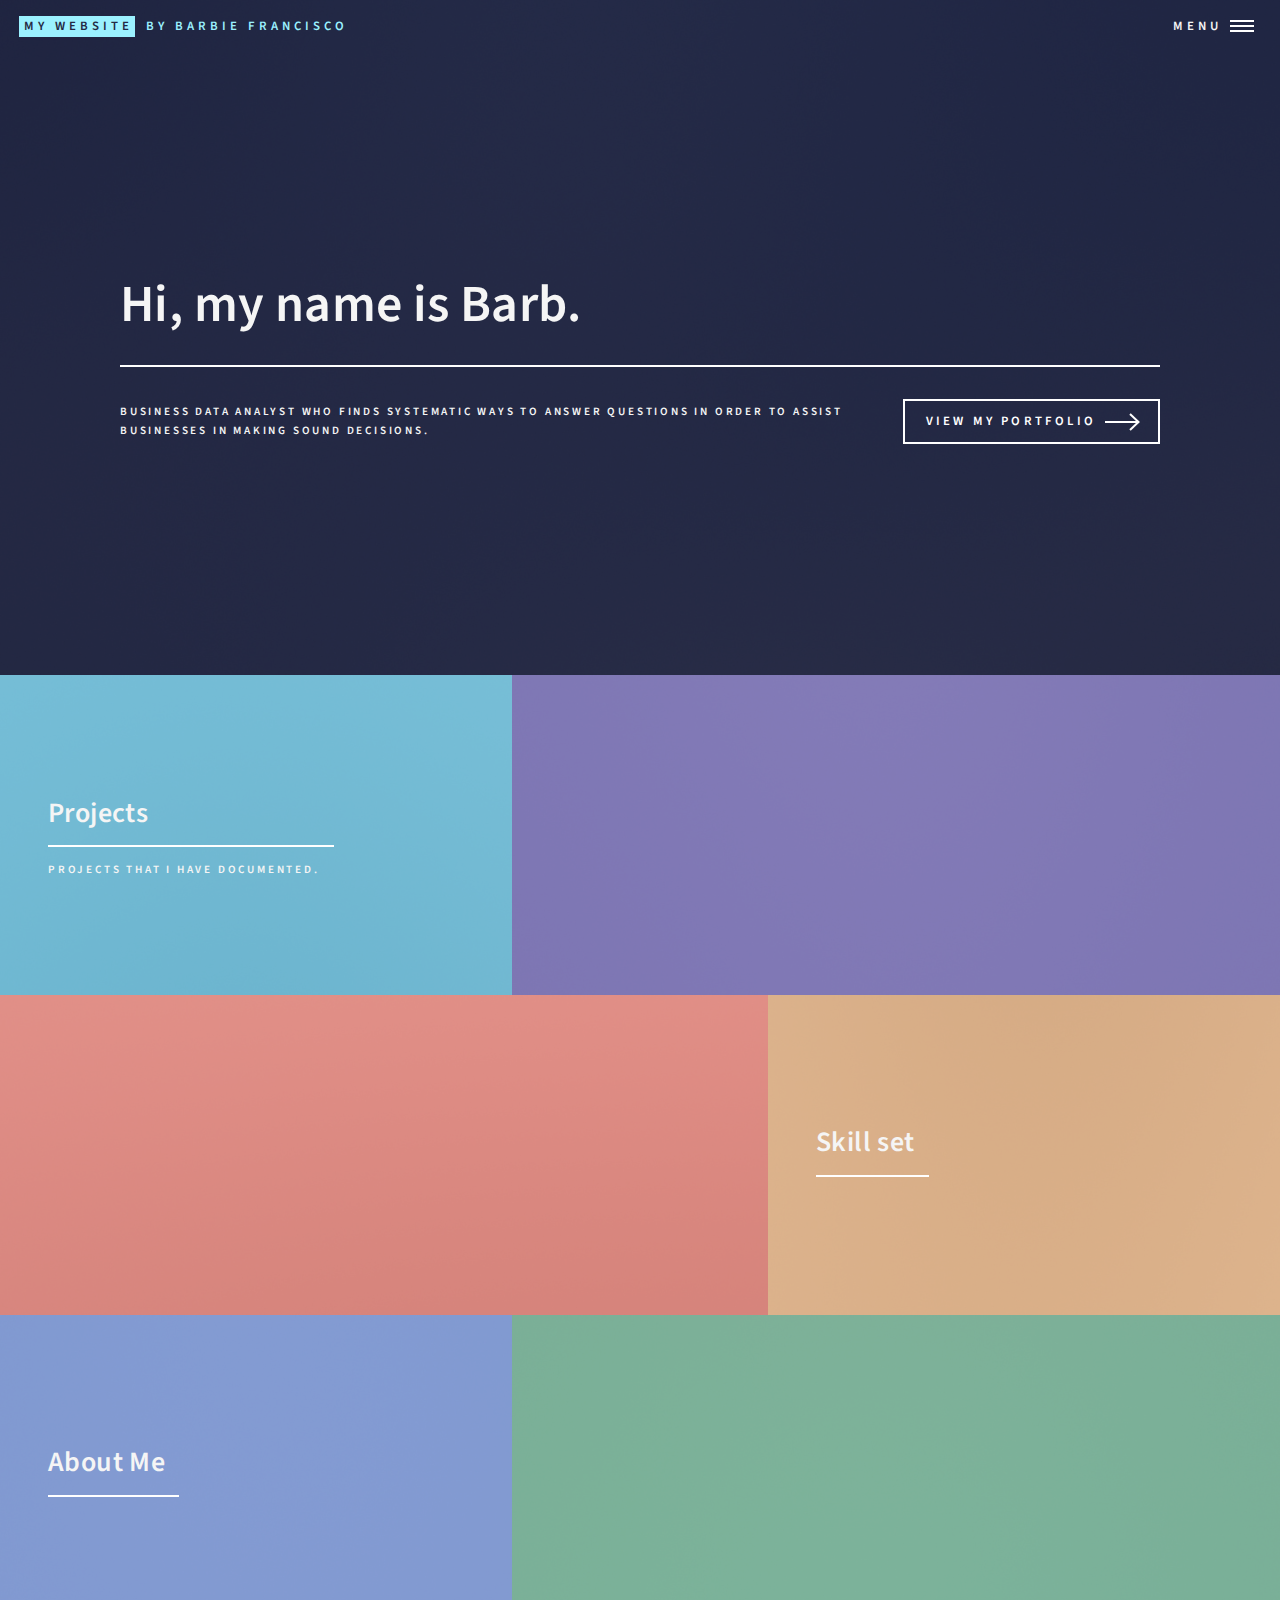
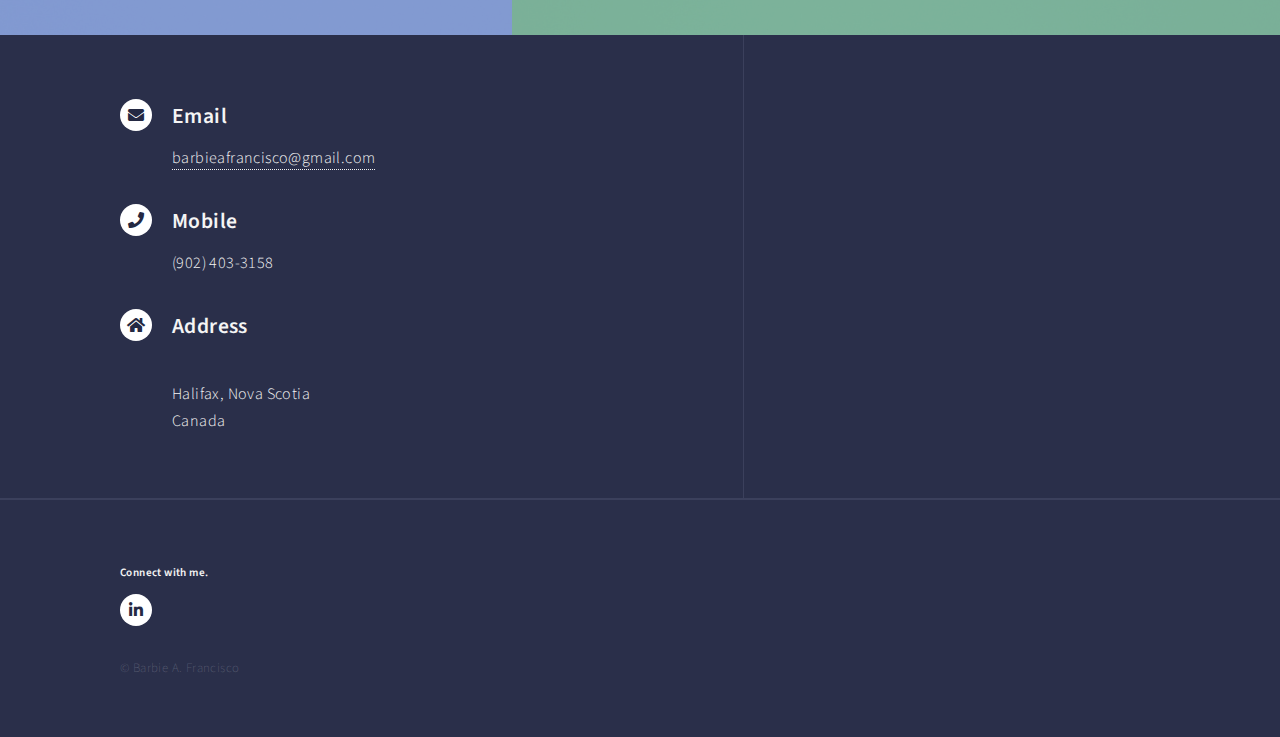
<file: index.html>
<!DOCTYPE html>
<html>
    <head>
        <title> Barbie's Website </title>
        <meta name="Description" contents="This is my first website">
        <meta name="Author" contents="Barbie Francisco">
		<link rel="stylesheet" href="assets/css/main.css" />
		<noscript><link rel="stylesheet" href="assets/css/noscript.css" /></noscript>

    </head>
	<body class="is-preload">

		<!-- Wrapper -->
			<div id="wrapper">

				<!-- Header -->
					<header id="header" class="alt">
						<a href="index.html" class="logo"><strong>My Website</strong> <span>by Barbie Francisco</span></a>
						<nav>
							<a href="#menu">Menu</a>
						</nav>
					</header>

				<!-- Menu -->
					<nav id="menu">
						<ul class="links">
							<li><a href="landing.html">Projects</a></li>
							<li><a href="skillset.html">BIA Skill set</a></li>
							<li><a href="aboutMe.html">About Me</a></li>
						
						</ul>
						<ul class="actions stacked">
						</ul>
					</nav>

				<!-- Banner -->
					<section id="banner" class="major">
						<div class="inner">
							<header class="major">
								<h1>Hi, my name is Barb.</h1>
							</header>
							<div class="content">
								<p>Business Data Analyst who finds systematic ways to answer questions in order to assist businesses in making sound decisions. </p>
								<ul class="actions">
									<li><a href="#one" class="button next scrolly">View my Portfolio</a></li>
								</ul>
							</div>
						</div>
					</section>

				<!-- Main -->
					<div id="main">

						<!-- One -->
							<section id="one" class="tiles">
								<article>
									<span class="image">
										<img src="images/pic01.jpg" alt="" />
									</span>
									<header class="major">
										<h3><a href="landing.html" class="link">Projects</a></h3>
										<p>Projects that I have documented.</p>
									</header>
								</article>
								<article>
									<span class="image">
										<img src="images/pic02.jpg" alt="" />
									</span>
									<header class="major">
									</header>
								</article>
								<article>
									<span class="image">
										<img src="images/pic03.jpg" alt="" />
									</span>
									<header class>
									</header>
								</article>
								<article>
									<span class="image">
										<img src="images/pic04.jpg" alt="" />
									</span>
									<header class="major">
										<h3><a href="skillset.html" class="link">Skill set</a></h3>
										<p></p>
									</header>
								</article>
								<article>
									<span class="image">
										<img src="images/pic05.jpg" alt="" />
									</span>
									<header class="major">
										<h3><a href="aboutMe.html" class="link">About Me</a></h3>
										<p></p>
									</header>
								</article>
								<article>
									<span class="image">
										<img src="images/pic06.jpg" alt="" />
									</span>
									<header>
										<h3></h3>
										
									</header>
								</article>
							</section>

						<!-- Two -->
				

				<!-- Contact -->
					<section id="contact">
						<div class="inner">
							<section>
							<section class="inner">
								<section>
									<div class="contact-method">
										<span class="icon solid alt fa-envelope"></span>
										<h3>Email</h3>
										<a href="#">barbieafrancisco@gmail.com</a>
									</div>
								</section>
								<section>
									<div class="contact-method">
										<span class="icon solid alt fa-phone"></span>
										<h3>Mobile</h3>
										<span>(902) 403-3158</span>
									</div>
								</section>
								<section>
									<div class="contact-method">
										<span class="icon solid alt fa-home"></span>
										<h3>Address</h3>
										<span><br />
											Halifax, Nova Scotia<br />
										Canada</span>
									</div>
								</section>
							</section>
						</div>
					</section>

				<!-- Footer -->
					<footer id="footer">
						<div class="inner">
							<ul class="icons">
								<h6>Connect with me.</h6>
								<li><a href="https://www.linkedin.com/in/barbie-francisco-73261947/"target="_blank"class="icon brands alt fa-linkedin-in"><span class="label">LinkedIn</span></a></li>
							</ul>
							<ul class="copyright">
								<li>&copy; Barbie A. Francisco</li>
							</ul>
						</div>
					</footer>

			</div>

		<!-- Scripts -->
			<script src="assets/js/jquery.min.js"></script>
			<script src="assets/js/jquery.scrolly.min.js"></script>
			<script src="assets/js/jquery.scrollex.min.js"></script>
			<script src="assets/js/browser.min.js"></script>
			<script src="assets/js/breakpoints.min.js"></script>
			<script src="assets/js/util.js"></script>
			<script src="assets/js/main.js"></script>

	</body>
</html>
</file>
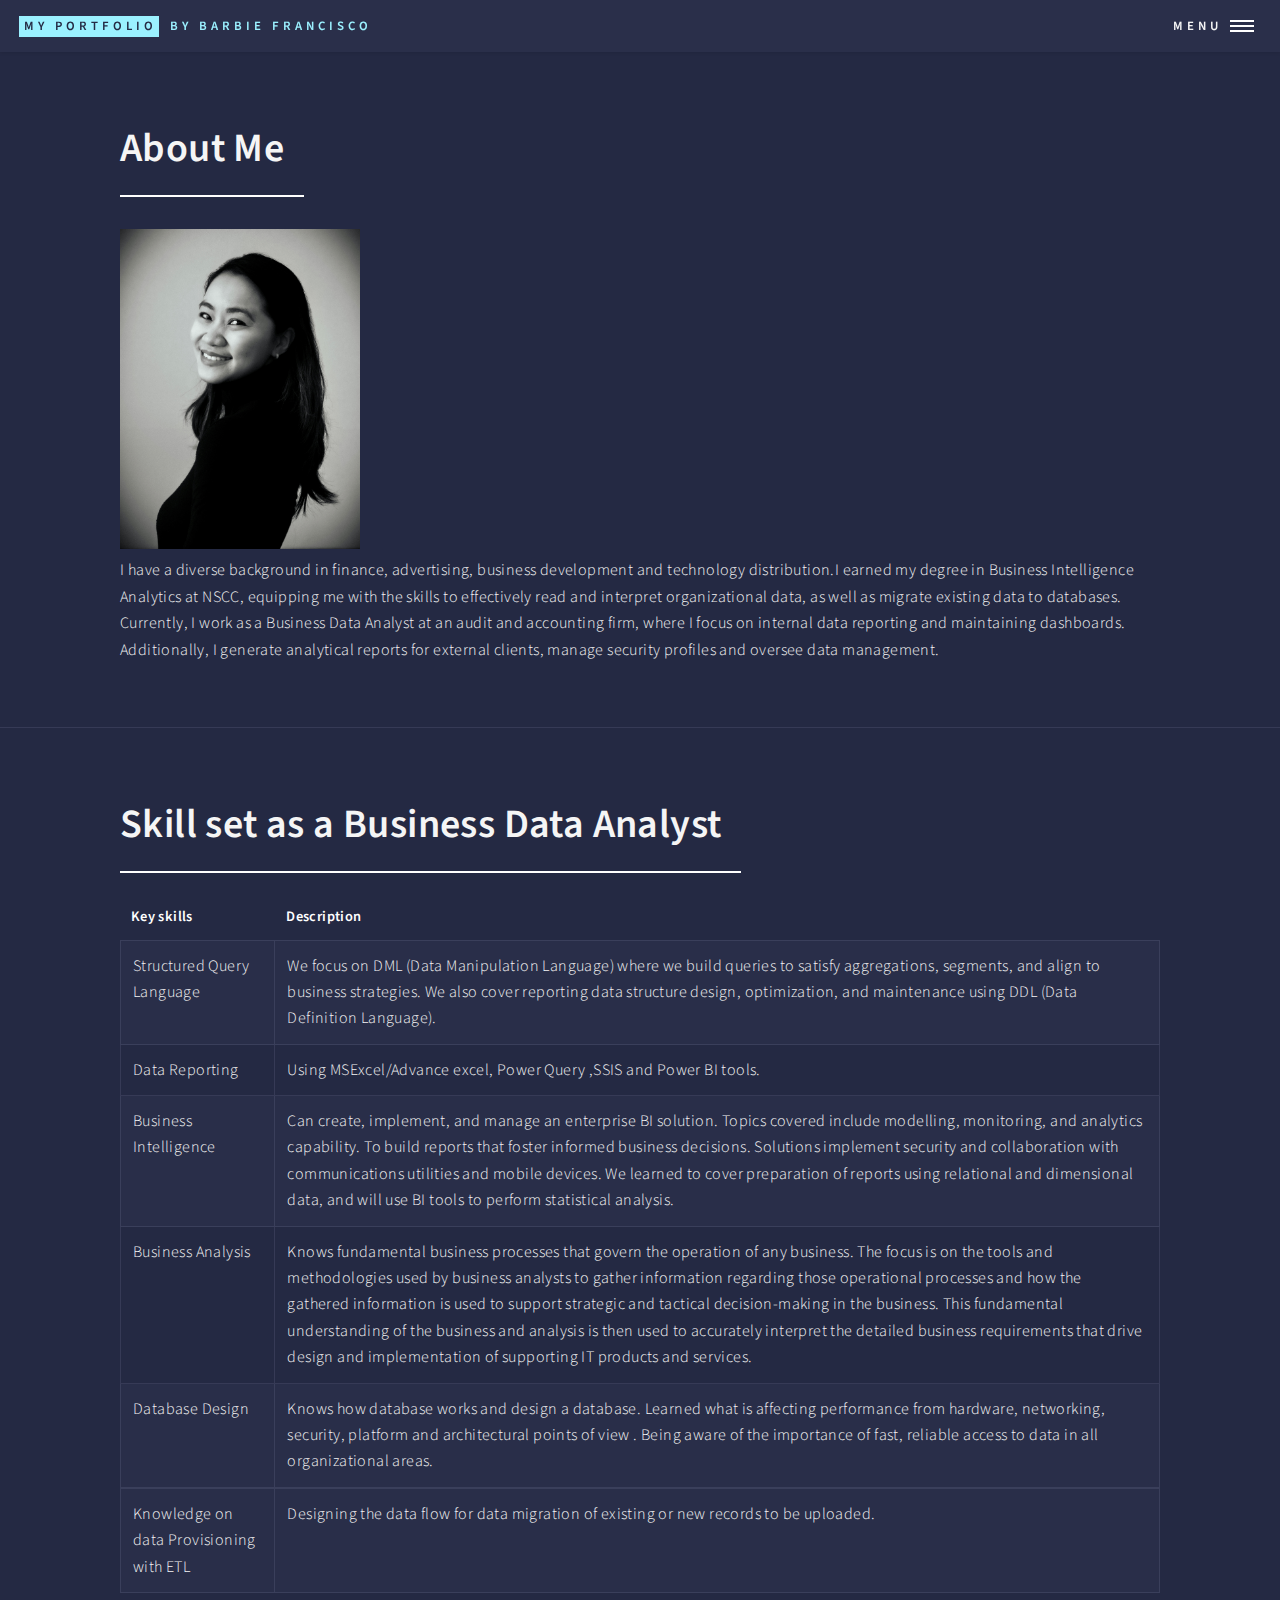
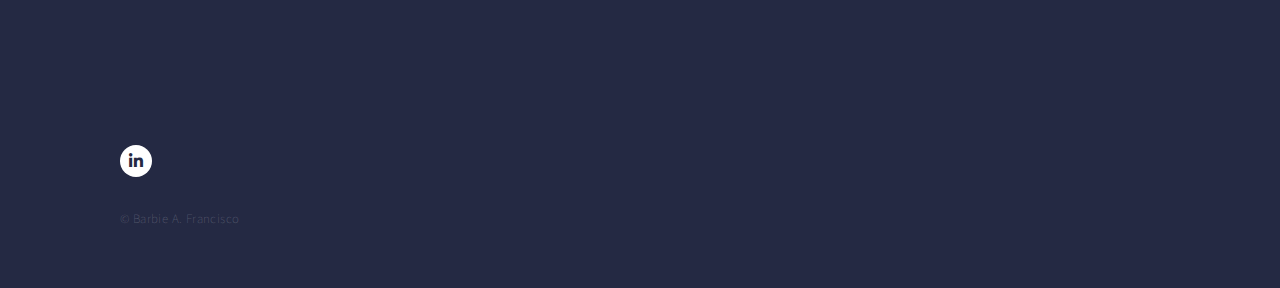
<file: aboutMe.html>
<!DOCTYPE HTML>

<html>
	<head>
		<title> Barbie's Website </title>
		<meta charset="utf-8" />
		<meta name="Author" contents="Barbie Francisco">
		<link rel="stylesheet" href="assets/css/main.css" />
		<noscript><link rel="stylesheet" href="assets/css/noscript.css" /></noscript>
	</head>
	<body class="is-preload">

		<!-- Wrapper -->
			<div id="wrapper">

				<!-- Header -->
					<header id="header">
						<a href="index.html" class="logo"><strong>My Portfolio</strong> <span>by Barbie Francisco</span></a>
						<nav>
							<a href="#menu">Menu</a>
						</nav>
					</header>

				<!-- Menu -->
					<nav id="menu">
						<ul class="links">
							<li><a href="index.html">Home</a></li>
							<li><a href="landing.html">Projects</a></li>
							<li><a href="skillset.html">BIA Skill set</a></li>
							
						</ul>
					</nav>

				<!-- Main -->
					<div id="main" class="alt">

						<!-- One -->
							<section id="one">
								<div class="inner">
									<header class="major">
										<h1>About Me</h1>
									</header>
								<!-- Not Working 	<span class="main">
										</span><video width="720" height="90" controls></video>
										</span><video src="video/Video2.mp4" type="movie/mp4"></video>
			                                                                                          -->
									     <span><img src="images/P1000296.JPG" alt=""width="240" height="320" controls></span>																  
									
								
										 <p>I have a diverse background in finance, advertising, business development and technology distribution.I earned my degree in Business Intelligence Analytics at NSCC, 
										    equipping me with the skills to effectively read and interpret organizational data, as well as migrate existing data to databases. 
										    Currently, I work as a Business Data Analyst at an audit and accounting firm, where I focus on internal data reporting and maintaining dashboards. 
										    Additionally, I generate analytical reports for external clients, manage security profiles and oversee data management.</p>
									
								</div>
							</section>

					</div>
					<section id="one">
						<div class="inner">
							<section>
							<header class="major">
								<h1>Skill set as a Business Data Analyst</h1>
							</header>
											
								<div class="table-wrapper">
									<table class="alt">
										<thead>
												<tr>
													<th>Key skills</th>
													<th>Description</th>
															
												</tr>
													</thead>
													<tbody>
														<tr>
															<td>Structured Query Language</td>
															<td>We focus on DML (Data Manipulation Language) where we build queries to satisfy aggregations, segments, 
																and align to business strategies. 
																We also cover reporting data structure design, optimization, and maintenance using DDL (Data Definition Language).</td>
															
														</tr>
														<tr>
															<td>Data Reporting</td>
															<td>Using MSExcel/Advance excel, Power Query ,SSIS and Power BI tools.</td>
															
														</tr>
														<tr>
															<td>Business Intelligence</td>
															<td>Can create, implement, and manage an enterprise BI solution. 
																Topics covered include modelling, monitoring, and analytics capability. 
																To build reports that foster informed business decisions. Solutions implement security 
																and collaboration with communications utilities and mobile devices. We learned to cover 
																preparation of reports using relational and dimensional data, and will use BI tools to perform statistical analysis. </td>
															
														</tr>
														<tr>
															<td>Business Analysis</td>
															<td>Knows fundamental business processes that govern the operation of any business. 
																The focus is on the tools and methodologies used by business analysts to gather 
																information regarding those operational processes and how the gathered information is
																 used to support strategic and tactical decision-making in the business. 
																 This fundamental understanding of the business and analysis is then used to accurately 
																 interpret the detailed business requirements that drive design and implementation of supporting IT 
																 products and services.</td>
															
														</tr>
														<tr>
															<td>Database Design</td>
															<td>Knows how database works and design a database. Learned what is affecting performance 
																from hardware, networking, security, platform and architectural points of view . 
																Being aware of the importance of fast, reliable access to data in all organizational areas.</td>
															
														</tr>
														<tr>
													</tbody><td>Knowledge on data Provisioning with ETL</td>
													<td>Designing the data flow for data migration of existing or new records to be uploaded.</td>
													   </tr>
													   <tr>

													<tfoot>
														<tr>
															<td colspan="2"></td>
														
														</tr>
													</tfoot>
												</table>
											</div>

									</div>
									<div class="col-6 col-12-medium">
									</section>				
<!-- Footer -->
<footer id="footer">
	<div class="inner">
		<ul class="icons">
			<li><a href="https://www.linkedin.com/in/barbie-francisco-73261947/" target="_blank"class="icon brands alt fa-linkedin-in"><span class="label">LinkedIn</span></a></li>
		</ul>
		<ul class="copyright">
			<li>&copy; Barbie A. Francisco</li>
		</ul>
	</div>
</footer>

</div>

		<!-- Scripts -->
			<script src="assets/js/jquery.min.js"></script>
			<script src="assets/js/jquery.scrolly.min.js"></script>
			<script src="assets/js/jquery.scrollex.min.js"></script>
			<script src="assets/js/browser.min.js"></script>
			<script src="assets/js/breakpoints.min.js"></script>
			<script src="assets/js/util.js"></script>
			<script src="assets/js/main.js"></script>

	</body>
</html>
</file>
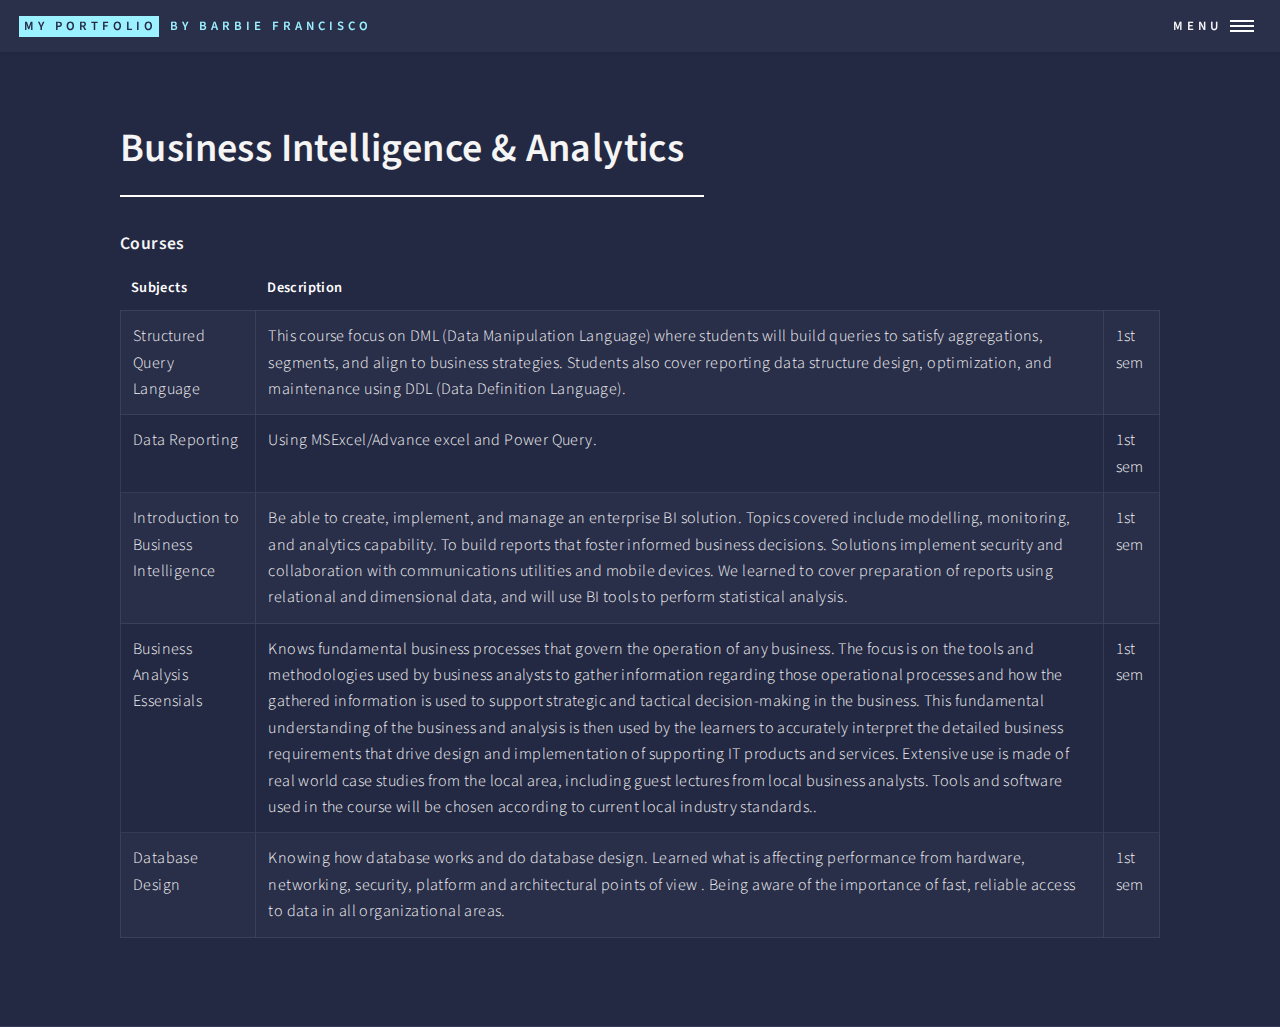
<file: elements.html>
<!DOCTYPE HTML>

<html>
	<head>
		<title> Barbie's Website </title>
		<meta charset="utf-8" />
		<meta name="Author" contents="Barbie Francisco">
		<link rel="stylesheet" href="assets/css/main.css" />
		<noscript><link rel="stylesheet" href="assets/css/noscript.css" /></noscript>
	</head>
	<body class="is-preload">

		<!-- Wrapper -->
			<div id="wrapper">

				<!-- Header -->
					<header id="header">
						<a href="index.html" class="logo"><strong>My Portfolio</strong> <span>by Barbie Francisco</span></a>
						<nav>
							<a href="#menu">Menu</a>
						</nav>
					</header>

				<!-- Menu -->
					<nav id="menu">
						<ul class="links">
							<li><a href="index.html">Home</a></li>
							<li><a href="landing.html">Projects</a></li>
							<li><a href="generic.html">Credentials</a></li>
							<li><a href="elements.html">About Me</a></li>
						</ul>
						</ul>
						<ul class="actions stacked">
							<li><a href="#" class="button primary fit">Get Started</a></li>
							<li><a href="#" class="button fit">Log In</a></li>
						</ul>
					</nav>

				<!-- Main -->
					<div id="main" class="alt">

						<!-- One -->
							<section id="one">
								<div class="inner">
									<header class="major">
										<h1>Business Intelligence & Analytics</h1>
									</header>


													<h4>Courses</h4>
													<div class="table-wrapper">
														<table class="alt">
															<thead>
																<tr>
																	<th>Subjects</th>
																	<th>Description</th>
																	
																</tr>
															</thead>
															<tbody>
																<tr>
																	<td>Structured Query Language</td>
																	<td>This course focus on DML (Data Manipulation Language) where students will build queries to satisfy aggregations, segments, and align to business strategies. Students also cover reporting data structure design, optimization, and maintenance using DDL (Data Definition Language).</td>
																	<td>1st sem</td>
																</tr>
																<tr>
																	<td>Data Reporting</td>
																	<td>Using MSExcel/Advance excel and Power Query.</td>
																	<td>1st sem</td>
																</tr>
																<tr>
																	<td>Introduction to Business Intelligence</td>
																	<td>Be able to create, implement, and manage an enterprise BI solution. Topics covered include modelling, monitoring, and analytics capability. To build reports that foster informed business decisions. Solutions implement security and collaboration with communications utilities and mobile devices. We learned to cover preparation of reports using relational and dimensional data, and will use BI tools to perform statistical analysis. </td>
																	<td>1st sem</td>
																</tr>
																<tr>
																	<td>Business Analysis Essensials</td>
																	<td>Knows fundamental business processes that govern the operation of any business. The focus is on the tools and methodologies used by business analysts to gather information regarding those operational processes and how the gathered information is used to support strategic and tactical decision-making in the business. This fundamental understanding of the business and analysis is then used by the learners to accurately interpret the detailed business requirements that drive design and implementation of supporting IT products and services. Extensive use is made of real world case studies from the local area, including guest lectures from local business analysts. Tools and software used in the course will be chosen according to current local industry standards..</td>
																	<td>1st sem</td>
																</tr>
																<tr>
																	<td>Database Design</td>
																	<td>Knowing how database works and do database design. Learned what is affecting performance from hardware, networking, security, platform and architectural points of view . Being aware of the importance of fast, reliable access to data in all organizational areas.</td>
																	<td>1st sem</td>
																</tr>
															</tbody>
															<tfoot>
																<tr>
																	<td colspan="2"></td>
																
																</tr>
															</tfoot>
														</table>
													</div>

											</div>
											<div class="col-6 col-12-medium">

												
												<!-- Image -->
</file>
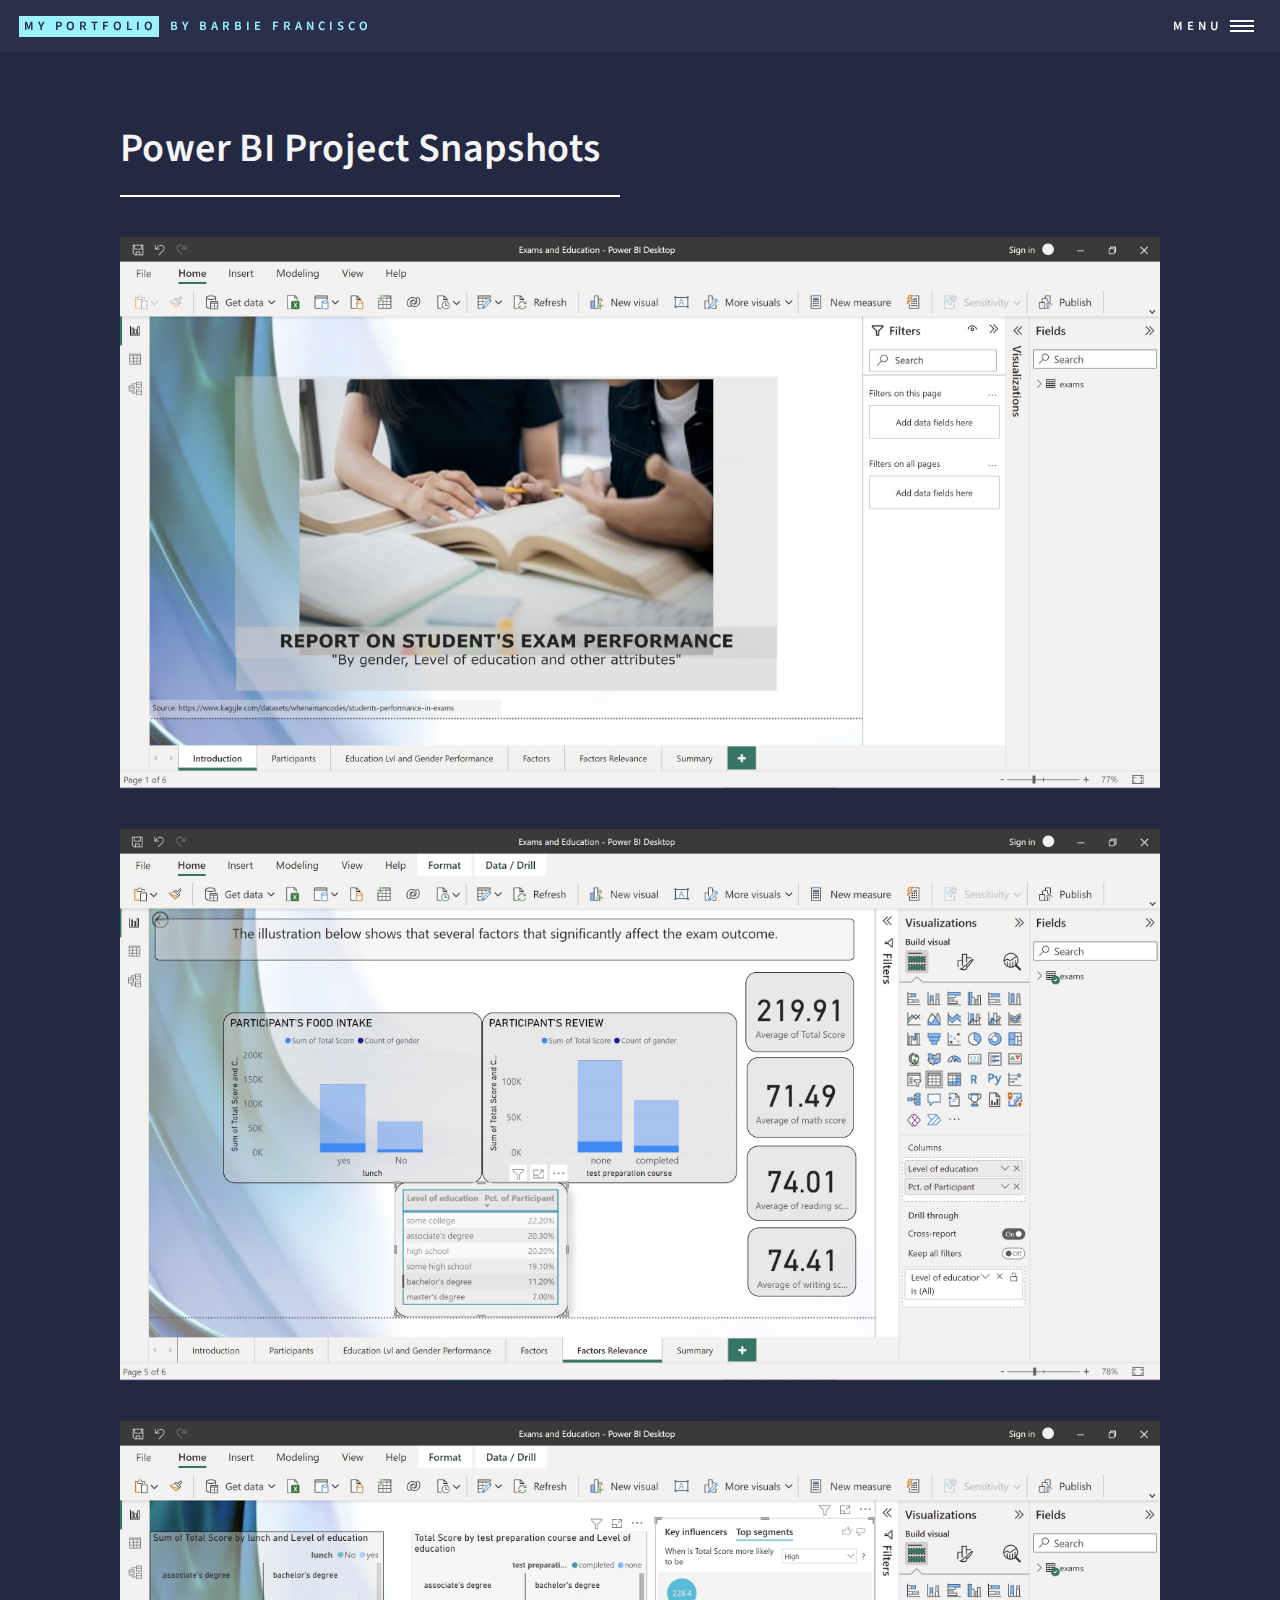
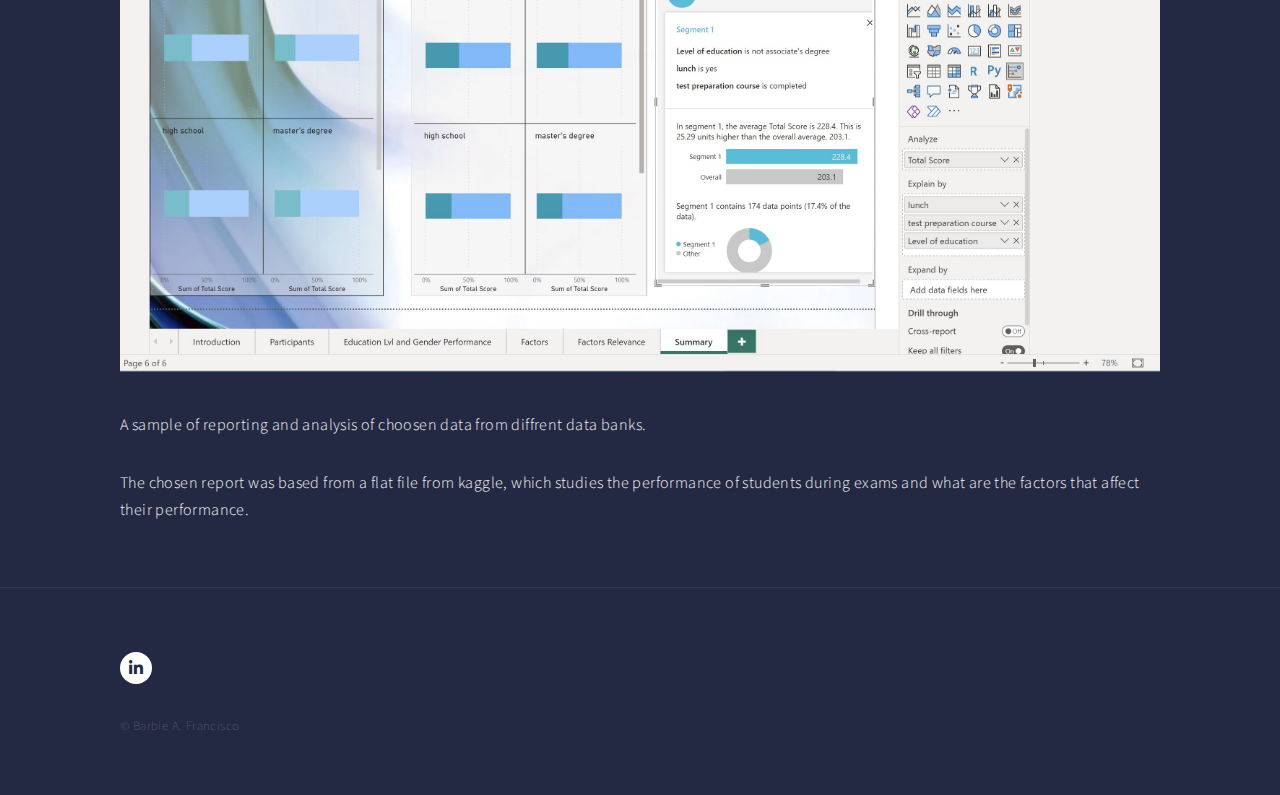
<file: generic.html>
<!DOCTYPE HTML>

<html>
	<head>
		<title> Barbie's Website </title>
		<meta charset="utf-8" />
		<meta name="Author" contents="Barbie Francisco">
		<link rel="stylesheet" href="assets/css/main.css" />
		<noscript><link rel="stylesheet" href="assets/css/noscript.css" /></noscript>
	</head>
	<body class="is-preload">

		<!-- Wrapper -->
			<div id="wrapper">

				<!-- Header -->
					<header id="header">
						<a href="index.html" class="logo"><strong>My Portfolio</strong> <span>by Barbie Francisco</span></a>
						<nav>
							<a href="#menu">Menu</a>
						</nav>
					</header>

				<!-- Menu -->
					<nav id="menu">
						<ul class="links">
							<li><a href="index.html">Home</a></li>
							<li><a href="landing.html">Projects</a></li>
						</ul>
					</nav>

				<!-- Main -->
					<div id="main" class="alt">

						<!-- One -->
							<section id="one">
								<div class="inner">
									<header class="major">
										<h1>Power BI Project Snapshots</h1>
									</header>
									<span class="image main"><img src="images/Power BI Report Screenshot.jpg" alt="" /></span>
									<span class="image main"><img src="images/Power BI Factors relevance pg.jpg" alt="" /></span>
									<span class="image main"><img src="images/Power BI Summary.jpg" alt="" /></span>
									<p>A sample of reporting and analysis of choosen data from diffrent data banks.</p>
									<p>The chosen report was based from a flat file from kaggle, which studies the performance of students during exams and what are the factors that affect their performance.</p>
									
								</div>
							</section>

					</div>

				<!-- Footer -->
					<footer id="footer">
						<div class="inner">
							<ul class="icons">
								<li><a href="#" class="icon brands alt fa-linkedin-in"><span class="label">LinkedIn</span></a></li>
							</ul>
							<ul class="copyright">
								<li>&copy; Barbie A. Francisco</li>
						</div>
					</footer>

			</div>

		<!-- Scripts -->
			<script src="assets/js/jquery.min.js"></script>
			<script src="assets/js/jquery.scrolly.min.js"></script>
			<script src="assets/js/jquery.scrollex.min.js"></script>
			<script src="assets/js/browser.min.js"></script>
			<script src="assets/js/breakpoints.min.js"></script>
			<script src="assets/js/util.js"></script>
			<script src="assets/js/main.js"></script>

	</body>
</html>
</file>
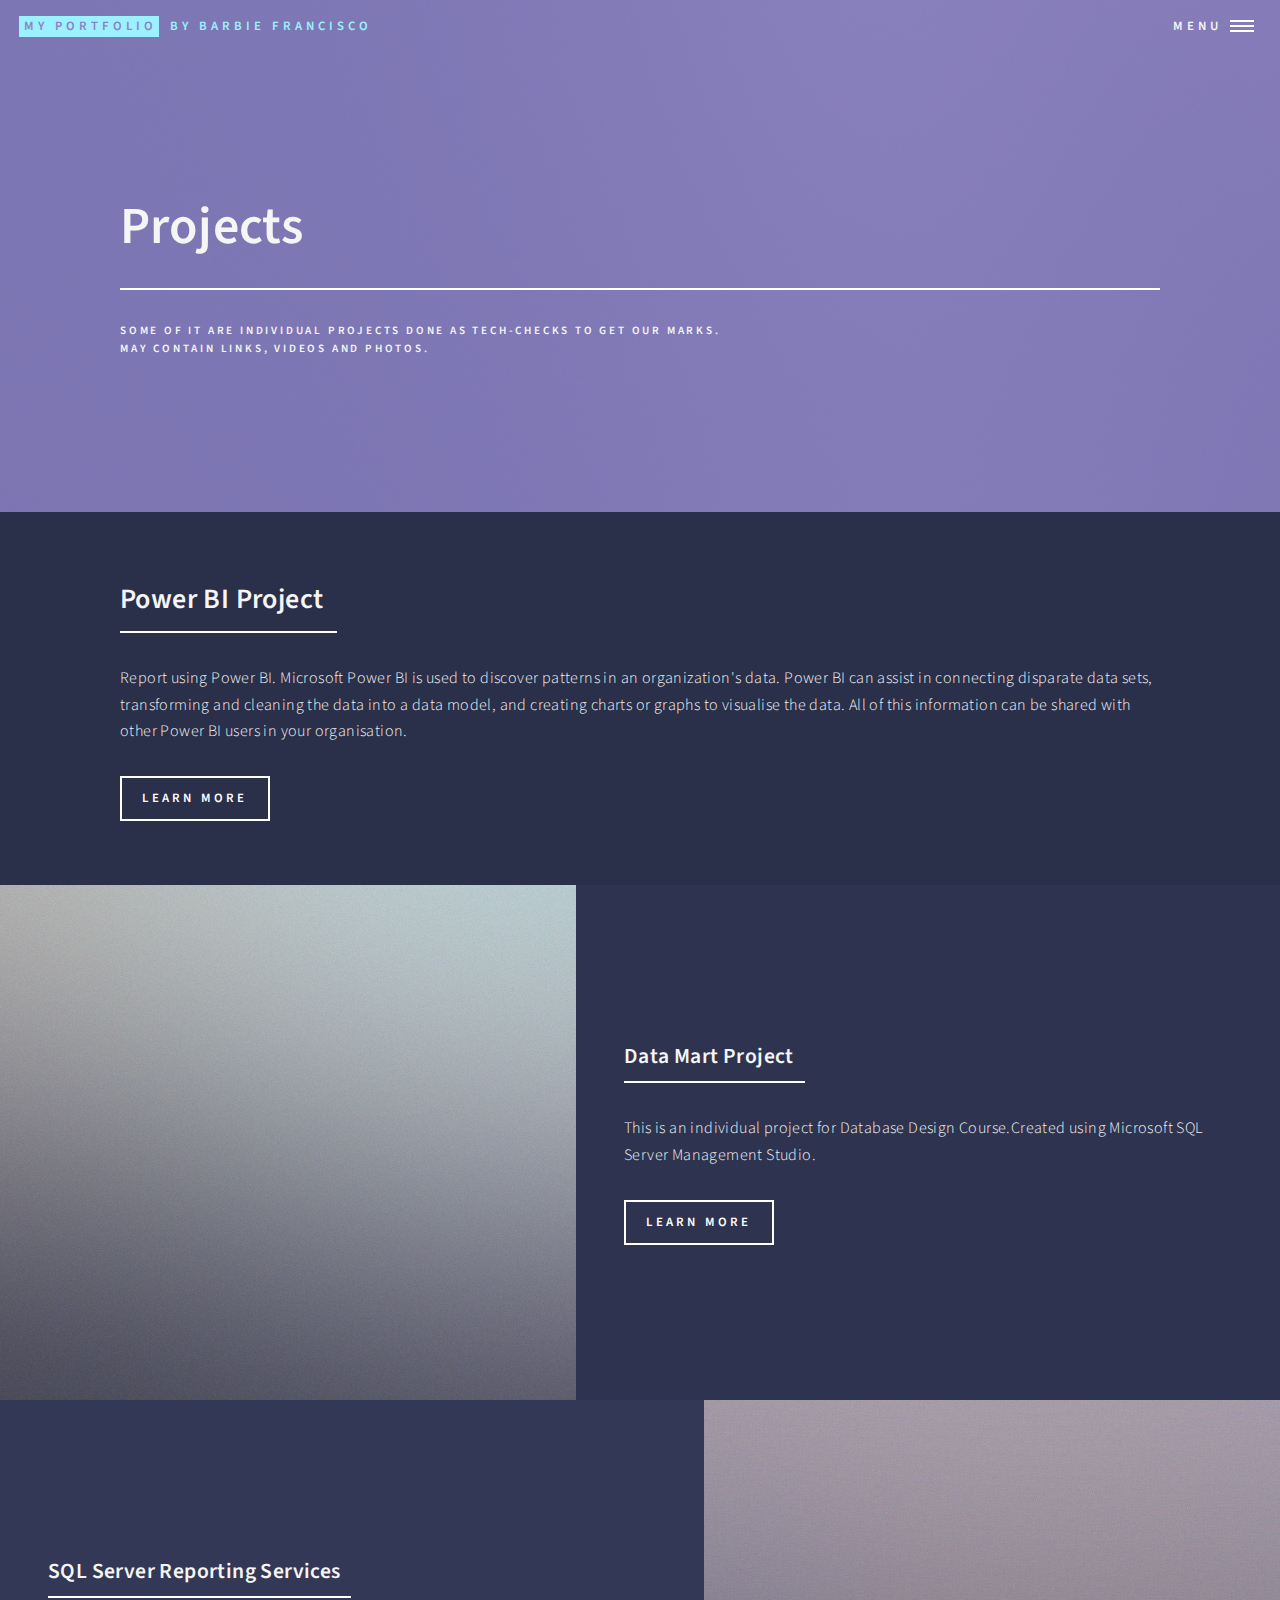
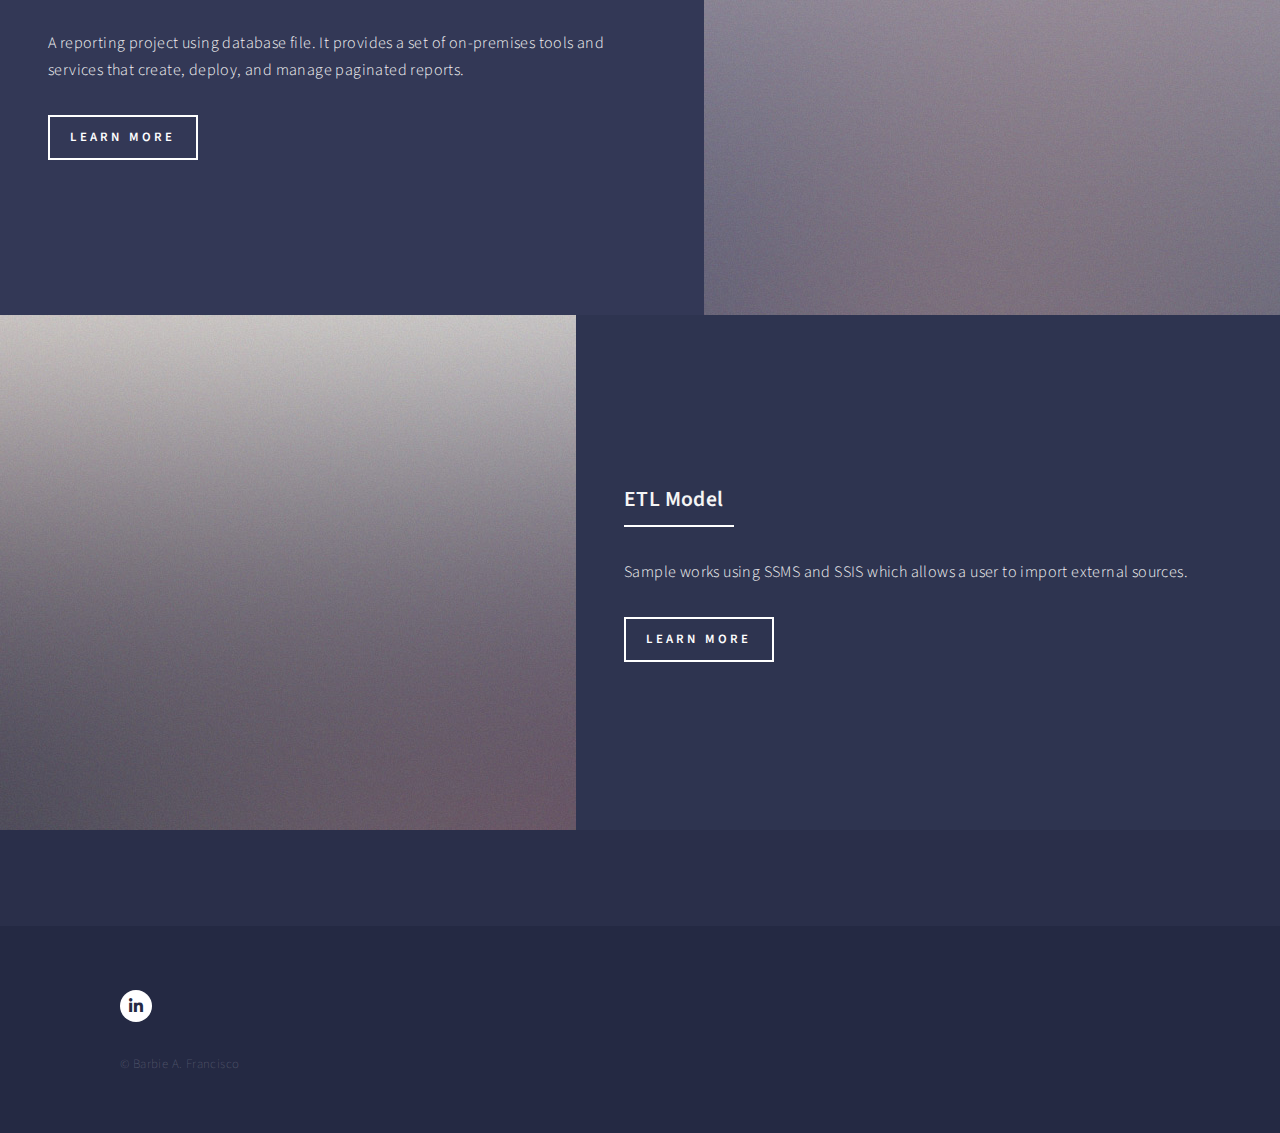
<file: landing.html>
<!DOCTYPE HTML>

<html>
	<head>
		<title> Barbie's Website </title>
		<meta charset="utf-8" />
		<meta name="Author" contents="Barbie Francisco">
		<link rel="stylesheet" href="assets/css/main.css" />
		<noscript><link rel="stylesheet" href="assets/css/noscript.css" /></noscript>
	</head>
	<body class="is-preload">

		<!-- Wrapper -->
			<div id="wrapper">

				<!-- Header -->
				<!-- Note: The "styleN" class below should match that of the banner element. -->
					<header id="header" class="alt style2">
						<a href="index.html" class="logo"><strong>My Portfolio</strong> <span>by Barbie Francisco</span></a>
						<nav>
							<a href="#menu">Menu</a>
						</nav>
					</header>

				<!-- Menu -->
					<nav id="menu">
						<ul class="links">
							<li><a href="index.html"> Home </a></li>
							<li><a href="landing.html"> Projects </a></li>
						</ul>
						</ul>
						<ul class="actions stacked">
						</ul>
					</nav>

				<!-- Banner -->
				<!-- Note: The "styleN" class below should match that of the header element. -->
					<section id="banner" class="style2">
						<div class="inner">
							<span class="image">
								<img src="images/pic07.jpg" alt="" />
							</span>
							<header class="major">
								<h1>Projects</h1>
							</header>
							<div class="content">
								<p>Some of it  are individual projects done as tech-checks to get our marks.<br />
								May contain links, videos and photos.</p>
							</div>
						</div>
					</section>

				<!-- Main -->
					<div id="main">

						<!-- One -->
							<section id="one">
								<div class="inner">
									<header class="major">
										<h2>Power BI Project</h2>
									</header>
									<p>Report using Power BI. Microsoft Power BI is used to discover patterns in an organization's data. Power BI can assist in connecting disparate data sets, transforming and cleaning the data into a data model, and creating charts or graphs to visualise the data. All of this information can be shared with other Power BI users in your organisation.
										
									</p>
									<ul class="actions">
										<li><a href="PowerBI.html" class="button">Learn more</a></li>
									</ul>
								</div>
							</section>

						<!-- Two -->
							<section id="two" class="spotlights">
								<section>
									<a href="datamart.html" class="image">
										<img src="images/pic08.jpg" alt="" data-position="center center" />
									</a>
								
									</video>
									<div class="content">
										<div class="inner">
											<header class="major">
												<h3>Data Mart Project</h3>
											</header>
											<p>This is an individual project for Database Design Course.Created using Microsoft SQL Server Management Studio.</p>
											<ul class="actions">
												<li><a href="datamart.html" class="button">Learn more</a></li>
											</ul>
										</div>
									</div>
								</section>
								<section>
									<a href="generic.html" class="image">
										<img src="images/pic09.jpg" alt="" data-position="top center" />
									</a>
									<div class="content">
										<div class="inner">
											<header class="major">
												<h3>SQL Server Reporting Services</h3>
											</header>
											<p>A reporting project using database file. It provides a set of on-premises tools and services that create, deploy, and manage paginated reports.</p>
											<ul class="actions">
												<li><a href="ssrs.html" class="button">Learn more</a></li>
											</ul>
										</div>
									</div>
								</section>
								<section>
									<a href="generic.html" class="image">
										<img src="images/pic10.jpg" alt="" data-position="25% 25%" />
									</a>
									<div class="content">
										<div class="inner">
											<header class="major">
												<h3>ETL Model</h3>
											</header>
											<p>Sample works using SSMS and SSIS which allows a user to import external sources.</p>
											<ul class="actions">
												<li><a href="ssisETL.html" class="button">Learn more</a></li>
											</ul>
										</div>
									</div>
								</section>
							</section>

						<!-- Three -->
							<section id="three">
								<div class="inner">
								</div>
							</section>

					</div>



				<!-- Footer -->
					<footer id="footer">
						<div class="inner">
							<ul class="icons">
								<li><a href="https://www.linkedin.com/in/barbie-francisco-73261947/" target="_blank"class="icon brands alt fa-linkedin-in"><span class="label">LinkedIn</span></a></li>
							</ul>
							<ul class="copyright">
								<li>&copy; Barbie A. Francisco</li>
							</ul>
						</div>
					</footer>

			</div>

		<!-- Scripts -->
			<script src="assets/js/jquery.min.js"></script>
			<script src="assets/js/jquery.scrolly.min.js"></script>
			<script src="assets/js/jquery.scrollex.min.js"></script>
			<script src="assets/js/browser.min.js"></script>
			<script src="assets/js/breakpoints.min.js"></script>
			<script src="assets/js/util.js"></script>
			<script src="assets/js/main.js"></script>

	</body>
</html>
</file>
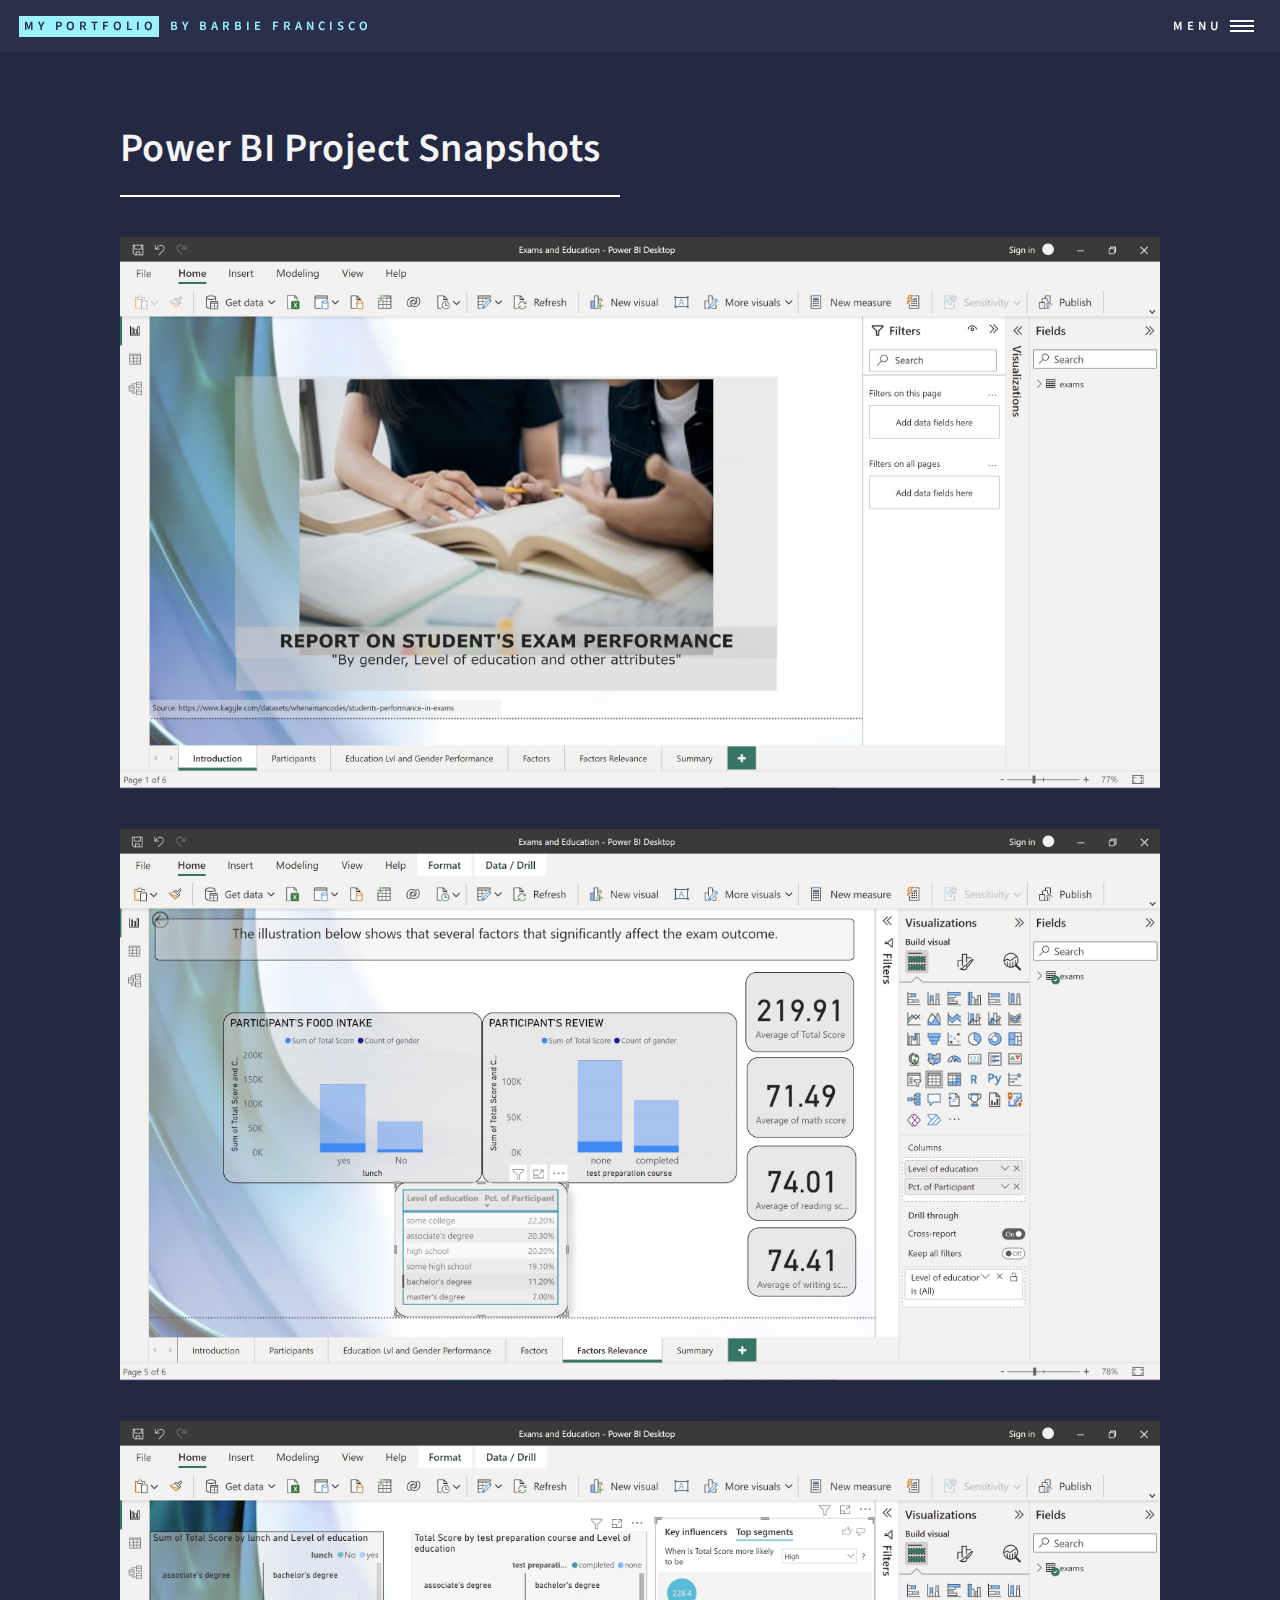
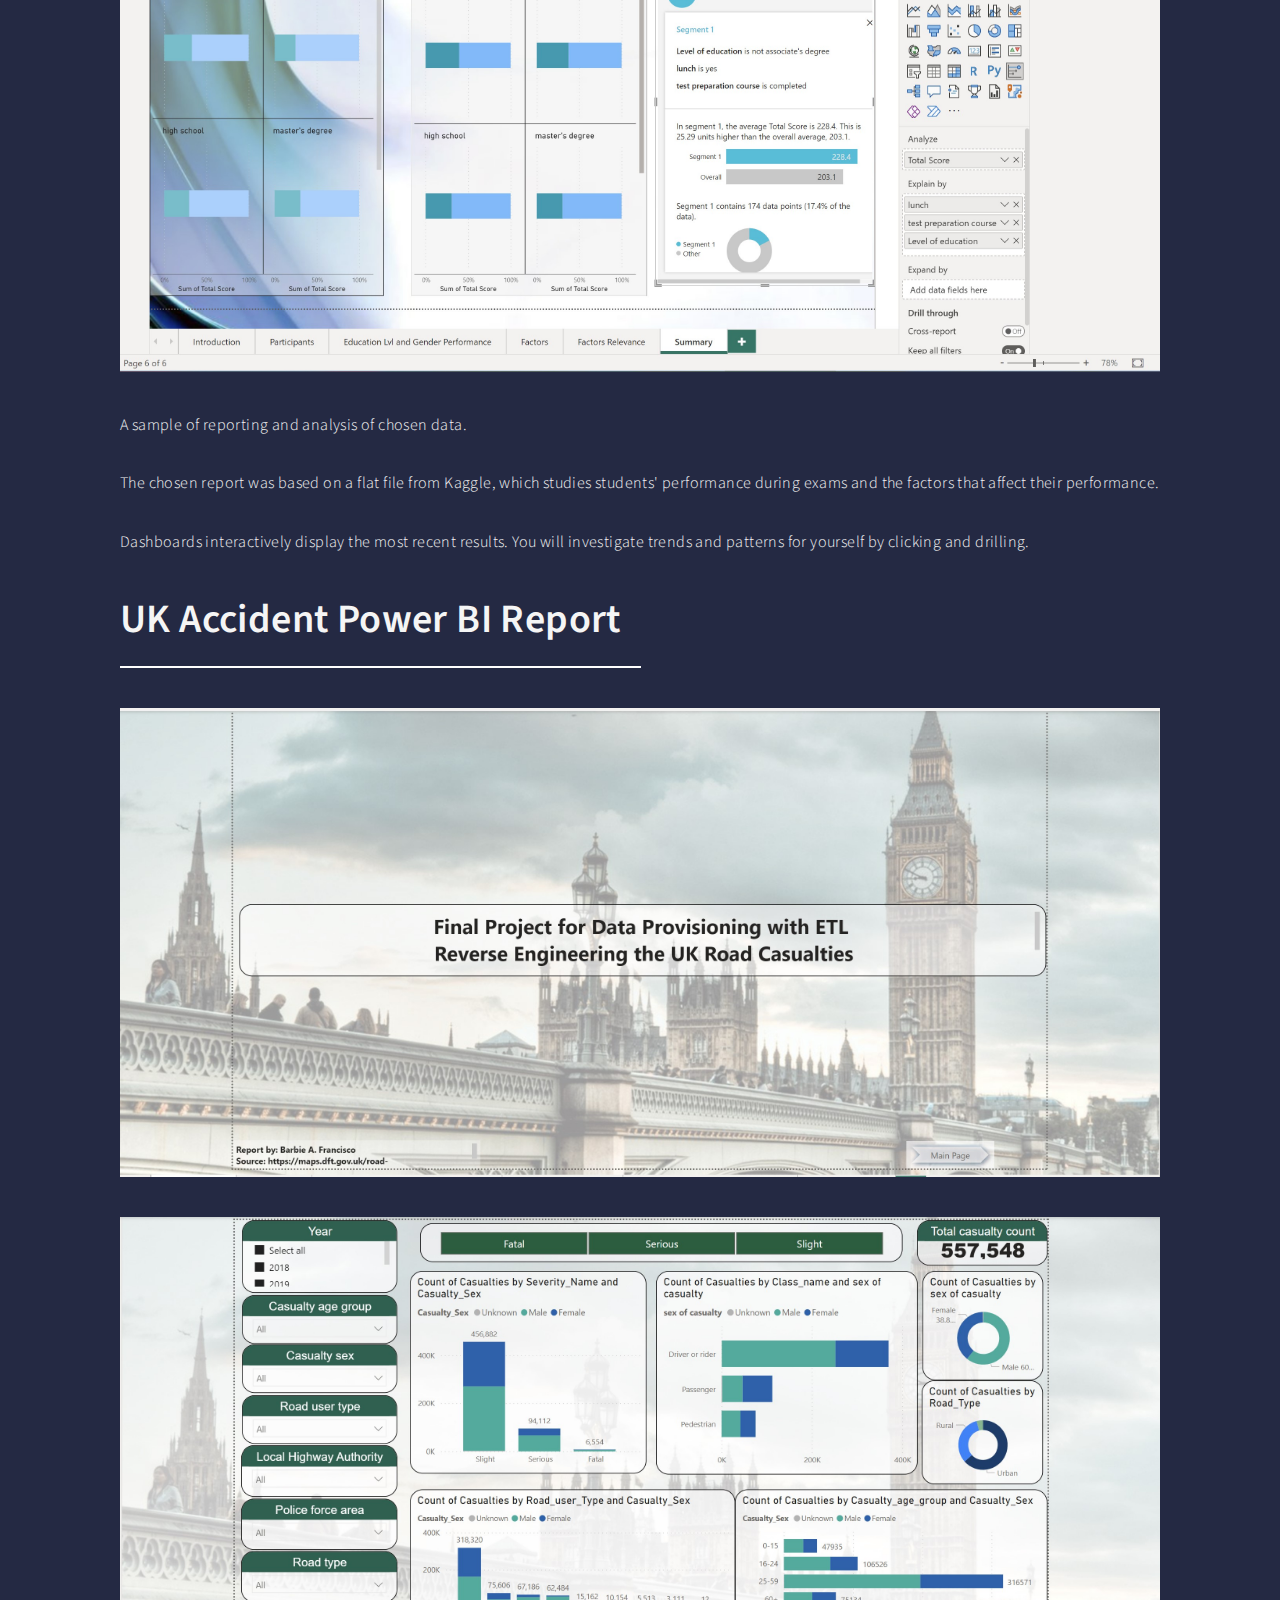
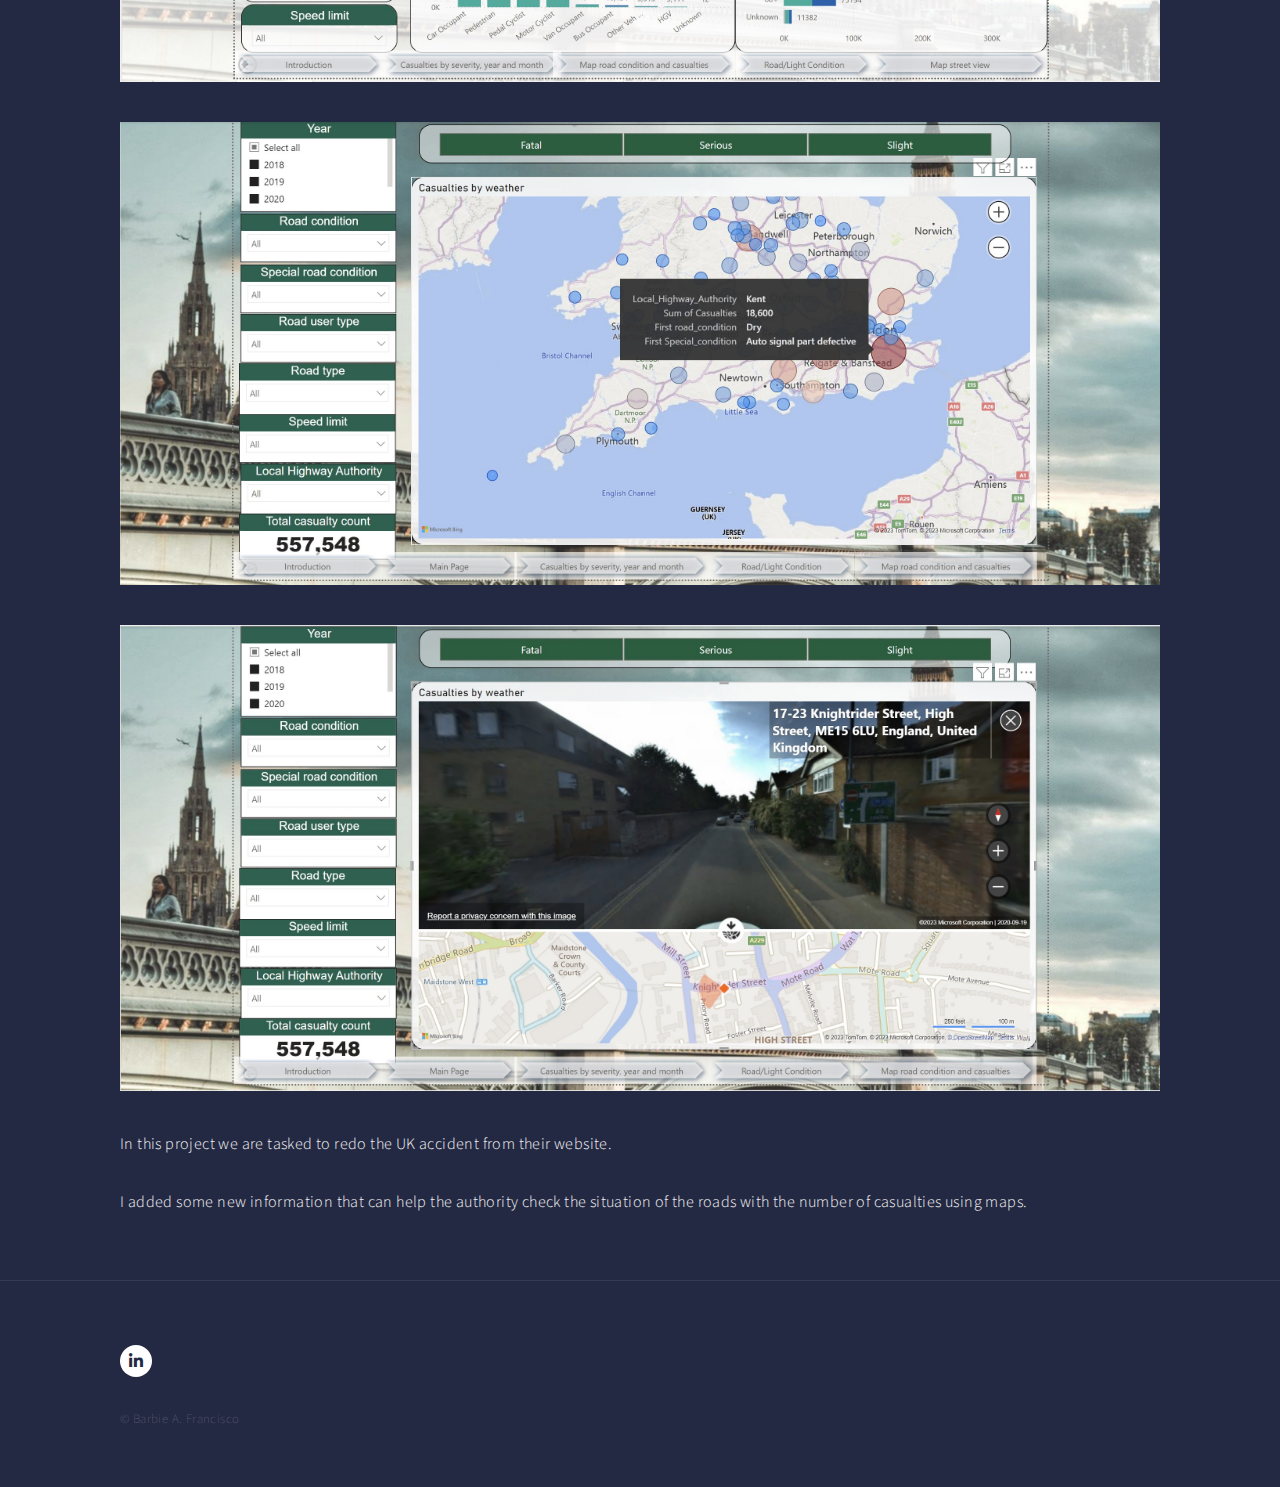
<file: PowerBI.html>
<!DOCTYPE HTML>

<html>
	<head>
		<title> Barbie's Website </title>
		<meta charset="utf-8" />
		<meta name="Author" contents="Barbie Francisco">
		<link rel="stylesheet" href="assets/css/main.css" />
		<noscript><link rel="stylesheet" href="assets/css/noscript.css" /></noscript>
	</head>
	<body class="is-preload">

		<!-- Wrapper -->
			<div id="wrapper">

				<!-- Header -->
					<header id="header">
						<a href="index.html" class="logo"><strong>My Portfolio</strong> <span>by Barbie Francisco</span></a>
						<nav>
							<a href="#menu">Menu</a>
						</nav>
					</header>

				<!-- Menu -->
					<nav id="menu">
						<ul class="links">
							<li><a href="index.html">Home</a></li>
							<li><a href="landing.html">Projects</a></li>
						</ul>
					</nav>

				<!-- Main -->
					<div id="main" class="alt">

						<!-- One -->
							<section id="one">
								<div class="inner">
									<header class="major">
										<h1>Power BI Project Snapshots</h1>
									</header>
									<span class="image main"><img src="images/Power BI Report Screenshot.jpg" alt="" /></span>
									<span class="image main"><img src="images/Power BI Factors relevance pg.jpg" alt="" /></span>
									<span class="image main"><img src="images/Power BI Summary.jpg" alt="" /></span>
									<p>A sample of reporting and analysis of chosen data.</p>
									<p>The chosen report was based on a flat file from Kaggle, which studies students' performance during exams and the factors that affect their performance.</p>
									<p>Dashboards interactively display the most recent results. You will investigate trends and patterns for yourself by clicking and drilling.</p>
																	<section id="one">
										<div class="inner">
											<header class="major">
												<h1>UK Accident Power BI Report</h1>
											</header>
											<span class="image main"><img src="images/PBI UK1.jpg" alt="" /></span>
											<span class="image main"><img src="images/PBI UK2.jpg" alt="" /></span>
											<span class="image main"><img src="images/PBI UK6.jpg" alt="" /></span>
											<span class="image main"><img src="images/PBI UK7.jpg" alt="" /></span>
											
											<p>In this project we are tasked to redo the UK accident from their website.</p>
											<p> I added some new information that can help the authority check the situation of the roads with the number of casualties using maps.</p>									
										</div>
									</section>
								</div>
							</section>

					</div>

				<!-- Footer -->
					<footer id="footer">
						<div class="inner">
							<ul class="icons">
								<li><a href="https://www.linkedin.com/in/barbie-francisco-73261947/" target="_blank"class="icon brands alt fa-linkedin-in"><span class="label">LinkedIn</span></a></li>
							</ul>
							<ul class="copyright">
								<li>&copy; Barbie A. Francisco</li>
						</div>
					</footer>

			</div>

		<!-- Scripts -->
			<script src="assets/js/jquery.min.js"></script>
			<script src="assets/js/jquery.scrolly.min.js"></script>
			<script src="assets/js/jquery.scrollex.min.js"></script>
			<script src="assets/js/browser.min.js"></script>
			<script src="assets/js/breakpoints.min.js"></script>
			<script src="assets/js/util.js"></script>
			<script src="assets/js/main.js"></script>

	</body>
</html>
</file>
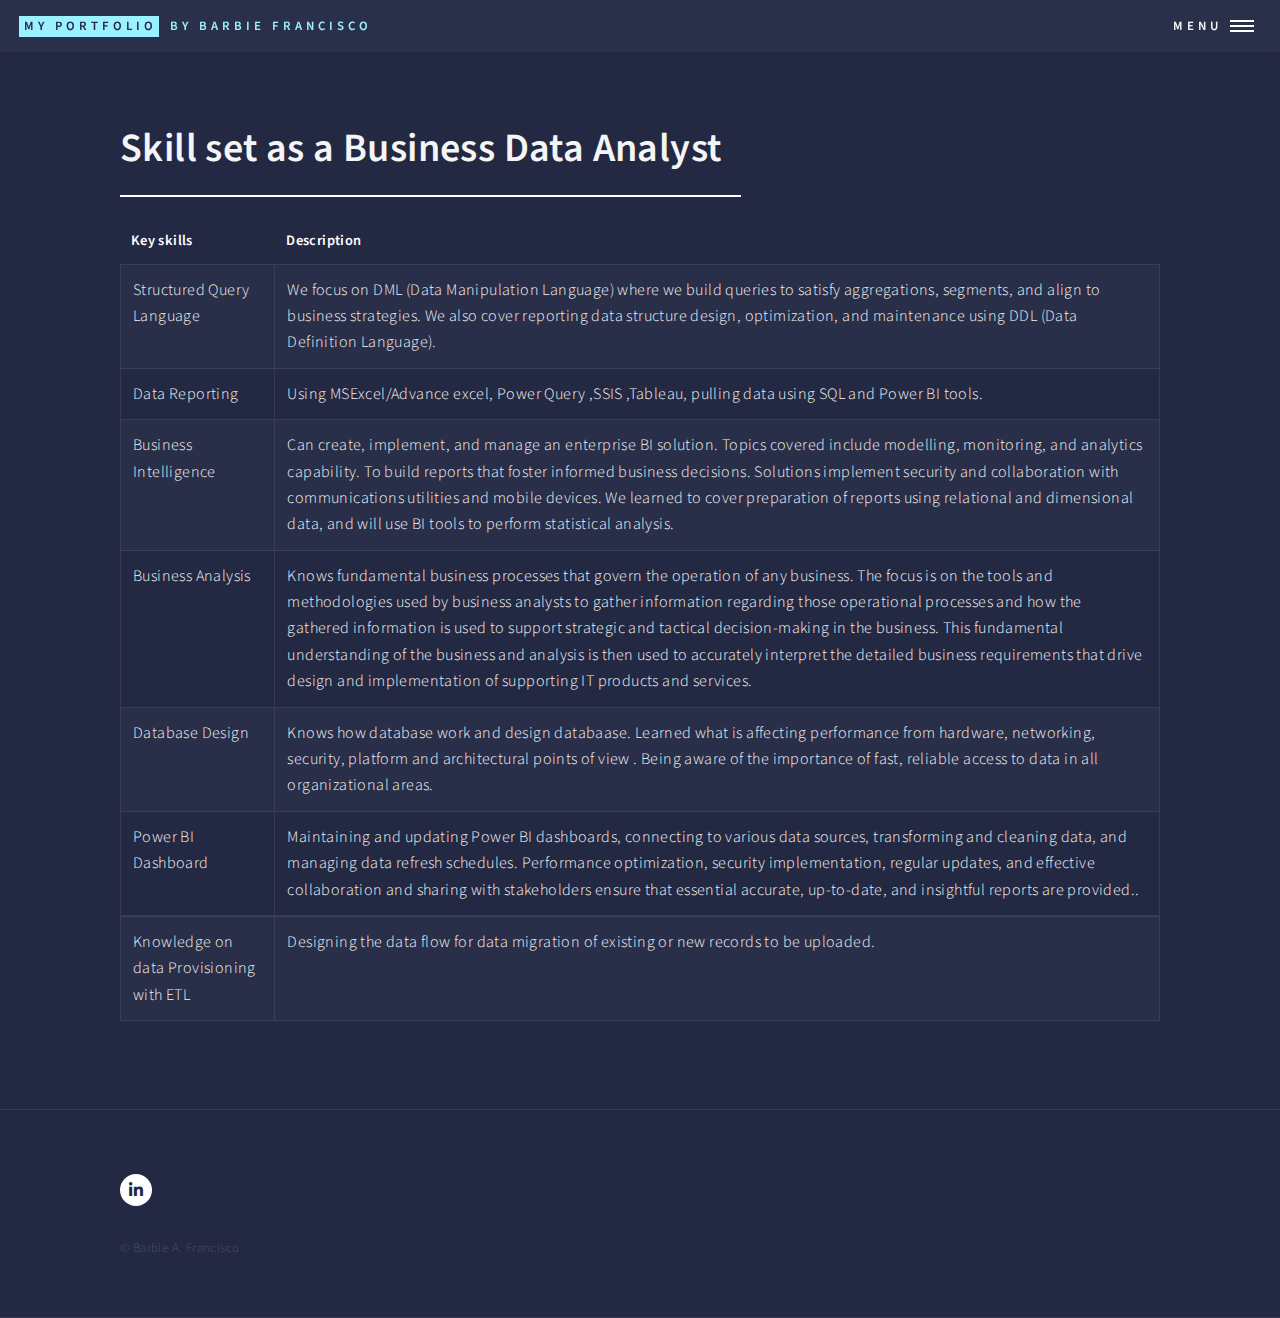
<file: skillset.html>
<!DOCTYPE HTML>

<html>
	<head>
		<title> Barbie's Website </title>
		<meta charset="utf-8" />
		<meta name="Author" contents="Barbie Francisco">
		<link rel="stylesheet" href="assets/css/main.css" />
		<noscript><link rel="stylesheet" href="assets/css/noscript.css" /></noscript>
	</head>
	<body class="is-preload">

		<!-- Wrapper -->
			<div id="wrapper">

				<!-- Header -->
					<header id="header">
						<a href="index.html" class="logo"><strong>My Portfolio</strong> <span>by Barbie Francisco</span></a>
						<nav>
							<a href="#menu">Menu</a>
						</nav>
					</header>

				<!-- Menu -->
					<nav id="menu">
						<ul class="links">
							<li><a href="index.html">Home</a></li>
							<li><a href="landing.html">Projects</a></li>
							<li><a href="aboutMe.html">About Me</a></li>
						</ul>
						</ul>
						<ul class="actions stacked">
							<li><a href="#" class="button primary fit">Get Started</a></li>
							<li><a href="#" class="button fit">Log In</a></li>
						</ul>
					</nav>

				<!-- Main -->
					<div id="main" class="alt">

						<!-- One -->
						<section id="one">
							<div class="inner">
								<section>
								<header class="major">
									<h1>Skill set as a Business Data Analyst</h1>
								</header>
												
									<div class="table-wrapper">
										<table class="alt">
											<thead>
													<tr>
														<th>Key skills</th>
														<th>Description</th>
																
													</tr>
														</thead>
														<tbody>
															<tr>
																<td>Structured Query Language</td>
																<td>We focus on DML (Data Manipulation Language) where we build queries to satisfy aggregations, segments, 
																	and align to business strategies. 
																	We also cover reporting data structure design, optimization, and maintenance using DDL (Data Definition Language).</td>
																
															</tr>
															<tr>
																<td>Data Reporting</td>
																<td>Using MSExcel/Advance excel, Power Query ,SSIS ,Tableau, pulling data using SQL and Power BI tools.</td>
																
															</tr>
															<tr>
																<td>Business Intelligence</td>
																<td>Can create, implement, and manage an enterprise BI solution. 
																	Topics covered include modelling, monitoring, and analytics capability. 
																	To build reports that foster informed business decisions. Solutions implement security 
																	and collaboration with communications utilities and mobile devices. We learned to cover 
																	preparation of reports using relational and dimensional data, and will use BI tools to perform statistical analysis. </td>
																
															</tr>
															<tr>
																<td>Business Analysis</td>
																<td>Knows fundamental business processes that govern the operation of any business. 
																	The focus is on the tools and methodologies used by business analysts to gather 
																	information regarding those operational processes and how the gathered information is
																	 used to support strategic and tactical decision-making in the business. 
																	 This fundamental understanding of the business and analysis is then used to accurately 
																	 interpret the detailed business requirements that drive design and implementation of supporting IT 
																	 products and services.</td>
																
															</tr>
															<tr>
																<td>Database Design</td>
																<td>Knows how database work and design databaase. Learned what is affecting performance 
																	from hardware, networking, security, platform and architectural points of view . 
																	Being aware of the importance of fast, reliable access to data in all organizational areas.</td>
																
															</tr>
															<tr>
																<td>Power BI Dashboard</td>
																<td>Maintaining and updating Power BI dashboards, connecting to various data sources, 
																	transforming and cleaning data, and managing data refresh schedules. Performance optimization, 
																	security implementation, regular updates, and effective collaboration and sharing with stakeholders 
																	ensure that essential accurate, up-to-date, and insightful reports are provided..</td>
																
															</tr>
															<tr>	
														</tbody><td>Knowledge on data Provisioning with ETL</td>
														<td>Designing the data flow for data migration of existing or new records to be uploaded.</td>
														   </tr>
														   <tr>
	
														<tfoot>
															<tr>
																<td colspan="2"></td>
															
															</tr>
														</tfoot>
													</table>
												</div>
	
										</div>
										<div class="col-6 col-12-medium">
										</section>				
	<!-- Footer -->
	<footer id="footer">
		<div class="inner">
			<ul class="icons">
				<li><a href="https://www.linkedin.com/in/barbie-francisco-73261947/" target="_blank"class="icon brands alt fa-linkedin-in"><span class="label">LinkedIn</span></a></li>
			</ul>
			<ul class="copyright">
				<li>&copy; Barbie A. Francisco</li>
			</ul>
		</div>
	</footer>

</div>

			<!-- Scripts -->
				<script src="assets/js/jquery.min.js"></script>
				<script src="assets/js/jquery.scrolly.min.js"></script>
				<script src="assets/js/jquery.scrollex.min.js"></script>
				<script src="assets/js/browser.min.js"></script>
				<script src="assets/js/breakpoints.min.js"></script>
				<script src="assets/js/util.js"></script>
				<script src="assets/js/main.js"></script>
	
		</body>
	</html>
</file>
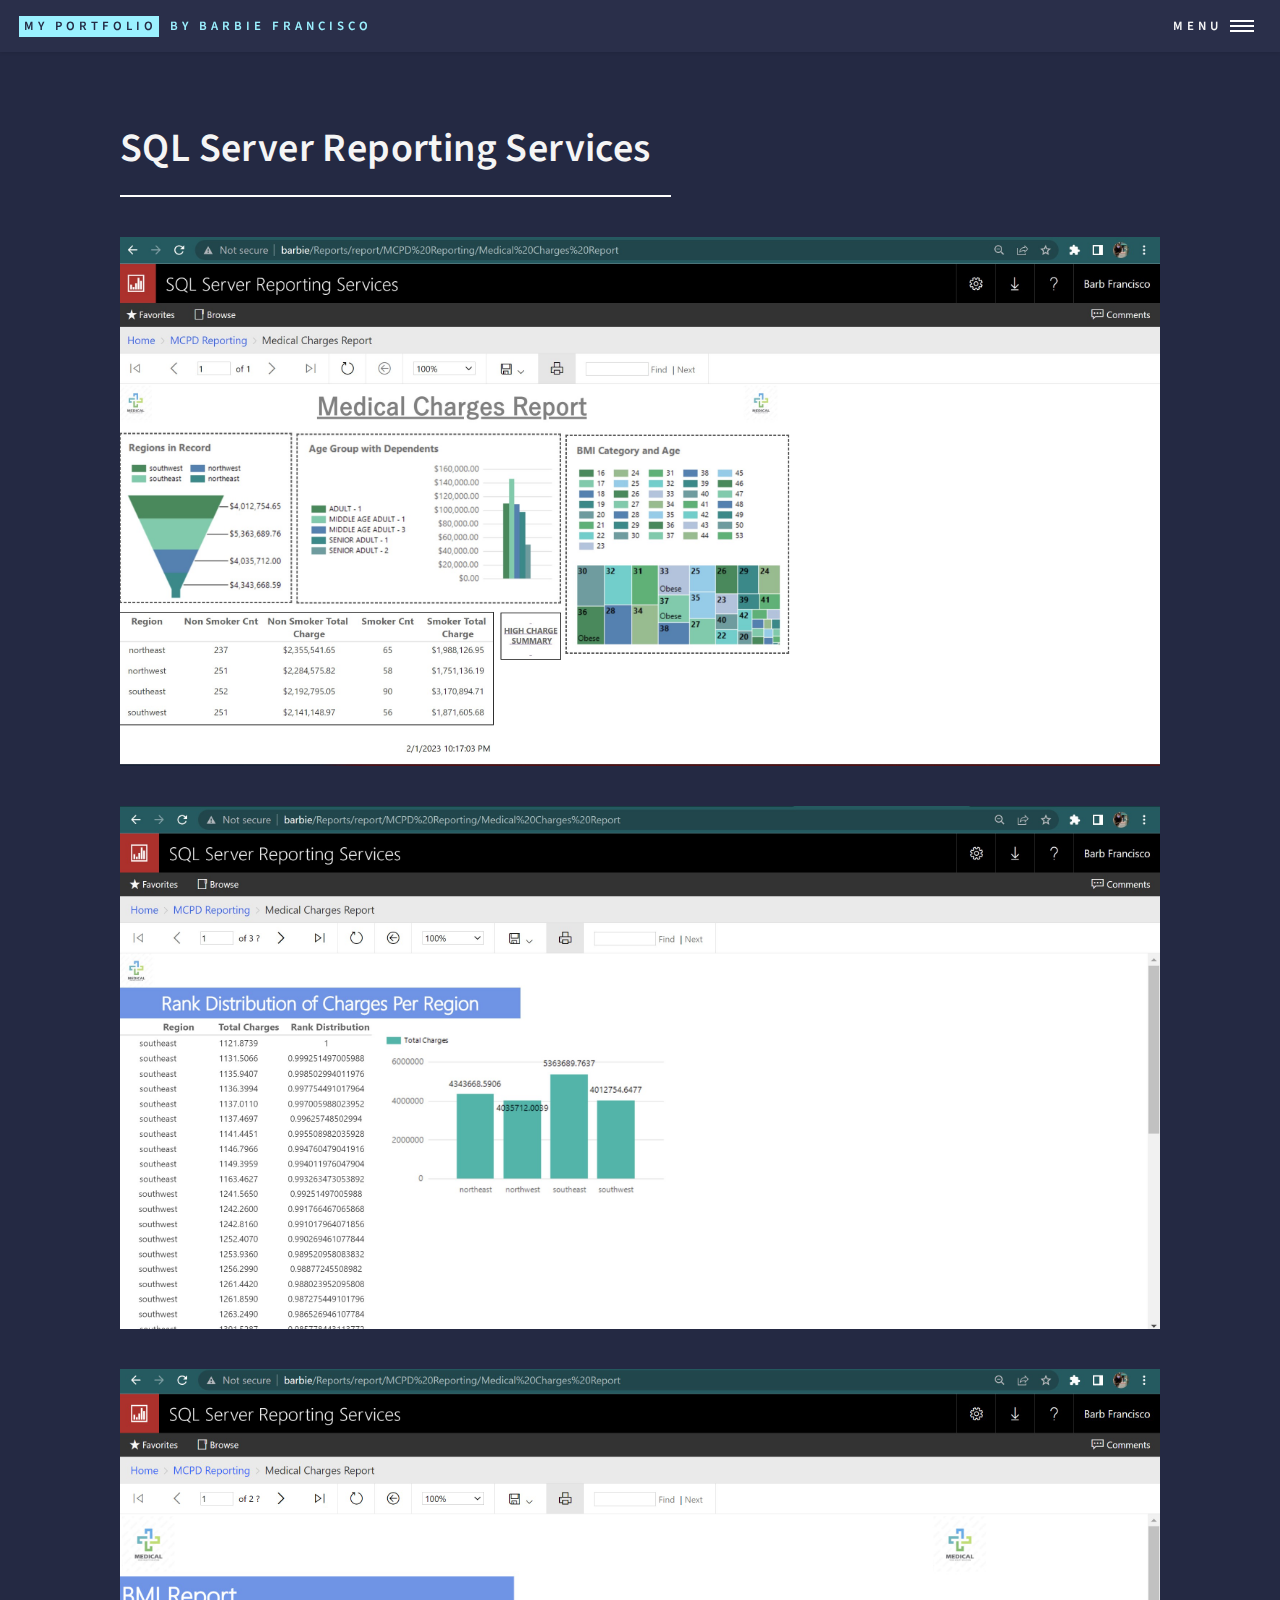
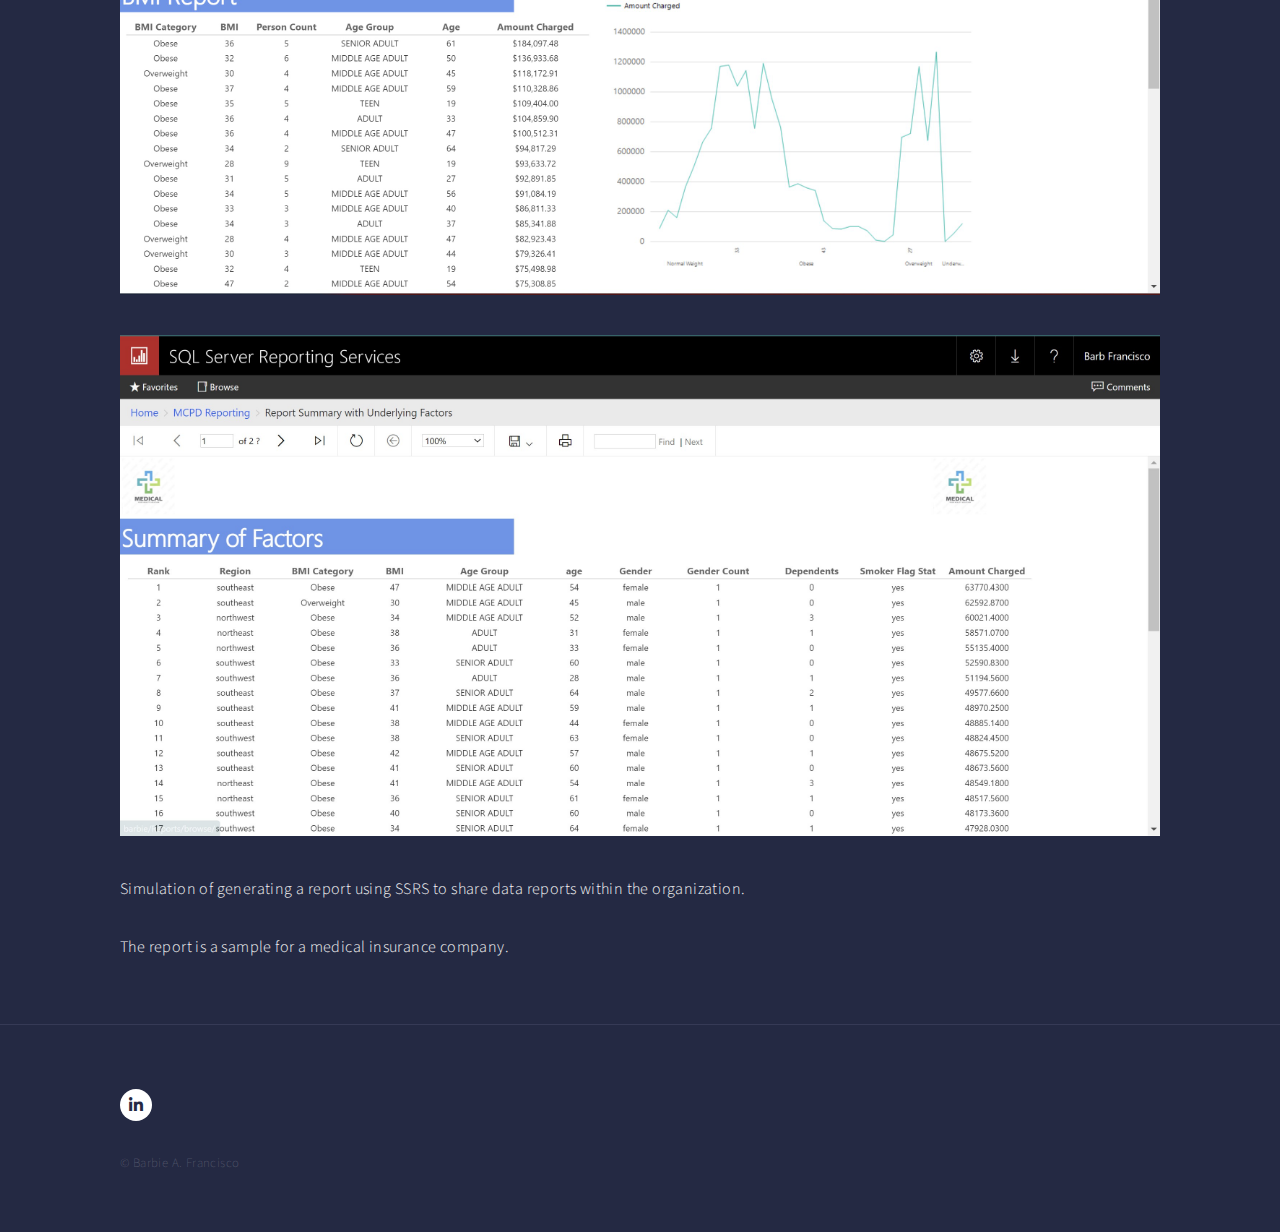
<file: ssrs.html>
<!DOCTYPE HTML>

<html>
	<head>
		<title> Barbie's Website </title>
		<meta charset="utf-8" />
		<meta name="Author" contents="Barbie Francisco">
		<link rel="stylesheet" href="assets/css/main.css" />
		<noscript><link rel="stylesheet" href="assets/css/noscript.css" /></noscript>
	</head>
	<body class="is-preload">

		<!-- Wrapper -->
			<div id="wrapper">

				<!-- Header -->
					<header id="header">
						<a href="index.html" class="logo"><strong>My Portfolio</strong> <span>by Barbie Francisco</span></a>
						<nav>
							<a href="#menu">Menu</a>
						</nav>
					</header>

				<!-- Menu -->
					<nav id="menu">
						<ul class="links">
							<li><a href="index.html">Home</a></li>
							<li><a href="landing.html">Projects</a></li>
						</ul>
					</nav>

				<!-- Main -->
					<div id="main" class="alt">

						<!-- One -->
							<section id="one">
								<div class="inner">
									<header class="major">
										<h1>SQL Server Reporting Services</h1>
									</header>
									<span class="image main"><img src="images/SSRS.jpg" alt="" /></span>
									<span class="image main"><img src="images/SSRS Rank Distribution Charges.jpg" alt="" /></span>
									<span class="image main"><img src="images/SSRS BMI Report.jpg" alt="" /></span>
									<span class="image main"><img src="images/SSRS Summary.jpg" alt="" /></span>
									<p>Simulation of generating a report using SSRS to share data reports within the organization.</p>
									<p>The report is a sample for a medical insurance company.</p>
									
								</div>
							</section>

					</div>

				<!-- Footer -->
					<footer id="footer">
						<div class="inner">
							<ul class="icons">
								<li><a href="#" class="icon brands alt fa-linkedin-in"><span class="label">LinkedIn</span></a></li>
							</ul>
							<ul class="copyright">
								<li>&copy; Barbie A. Francisco</li>
						</div>
					</footer>

			</div>

		<!-- Scripts -->
			<script src="assets/js/jquery.min.js"></script>
			<script src="assets/js/jquery.scrolly.min.js"></script>
			<script src="assets/js/jquery.scrollex.min.js"></script>
			<script src="assets/js/browser.min.js"></script>
			<script src="assets/js/breakpoints.min.js"></script>
			<script src="assets/js/util.js"></script>
			<script src="assets/js/main.js"></script>

	</body>
</html>
</file>
<file: assets/css/noscript.css>
/* Banner */

	body.is-preload #banner:after {
		opacity: 0.85;
	}

	body.is-preload #banner > .inner {
		-moz-filter: none;
		-webkit-filter: none;
		-ms-filter: none;
		filter: none;
		-moz-transform: none;
		-webkit-transform: none;
		-ms-transform: none;
		transform: none;
		opacity: 1;
	}
</file>
<file: assets/css/main.css>
@import url(fontawesome-all.min.css);
@import url("https://fonts.googleapis.com/css?family=Source+Sans+Pro:300,300italic,600,600italic");


html, body, div, span, applet, object,
iframe, h1, h2, h3, h4, h5, h6, p, blockquote,
pre, a, abbr, acronym, address, big, cite,
code, del, dfn, em, img, ins, kbd, q, s, samp,
small, strike, strong, sub, sup, tt, var, b,
u, i, center, dl, dt, dd, ol, ul, li, fieldset,
form, label, legend, table, caption, tbody,
tfoot, thead, tr, th, td, article, aside,
canvas, details, embed, figure, figcaption,
footer, header, hgroup, menu, nav, output, ruby,
section, summary, time, mark, audio, video {
	margin: 0;
	padding: 0;
	border: 0;
	font-size: 100%;
	font: inherit;
	vertical-align: baseline;}

article, aside, details, figcaption, figure,
footer, header, hgroup, menu, nav, section {
	display: block;}

body {
	line-height: 1;
}

ol, ul {
	list-style: none;
}

blockquote, q {
	quotes: none;
}

	blockquote:before, blockquote:after, q:before, q:after {
		content: '';
		content: none;
	}

table {
	border-collapse: collapse;
	border-spacing: 0;
}

body {
	-webkit-text-size-adjust: none;
}

mark {
	background-color: transparent;
	color: inherit;
}

input::-moz-focus-inner {
	border: 0;
	padding: 0;
}

input, select, textarea {
	-moz-appearance: none;
	-webkit-appearance: none;
	-ms-appearance: none;
	appearance: none;
}

/* Basic */

	@-ms-viewport {
		width: device-width;
	}

	body {
		-ms-overflow-style: scrollbar;
	}

	@media screen and (max-width: 480px) {

		html, body {
			min-width: 320px;
		}

	}

	html {
		box-sizing: border-box;
	}

	*, *:before, *:after {
		box-sizing: inherit;
	}

	body {
		background: #242943;
	}

		body.is-preload *, body.is-preload *:before, body.is-preload *:after {
			-moz-animation: none !important;
			-webkit-animation: none !important;
			-ms-animation: none !important;
			animation: none !important;
			-moz-transition: none !important;
			-webkit-transition: none !important;
			-ms-transition: none !important;
			transition: none !important;
		}

/* Type */

	body, input, select, textarea {
		color: whitesmoke;
		font-family: "Source Sans Pro", Helvetica, sans-serif;
		font-size: 17pt;
		font-weight: 300;
		letter-spacing: 0.025em;
		line-height: 1.65;
	}

		@media screen and (max-width: 1680px) {

			body, input, select, textarea {
				font-size: 14pt;
			}

		}

		@media screen and (max-width: 1280px) {

			body, input, select, textarea {
				font-size: 12pt;
			}

		}

		@media screen and (max-width: 360px) {

			body, input, select, textarea {
				font-size: 11pt;
			}

		}

	a {
		-moz-transition: color 0.2s ease-in-out, border-bottom-color 0.2s ease-in-out;
		-webkit-transition: color 0.2s ease-in-out, border-bottom-color 0.2s ease-in-out;
		-ms-transition: color 0.2s ease-in-out, border-bottom-color 0.2s ease-in-out;
		transition: color 0.2s ease-in-out, border-bottom-color 0.2s ease-in-out;
		border-bottom: dotted 1px;
		color: inherit;
		text-decoration: none;
	}

		a:hover {
			border-bottom-color: transparent;
			color: #9bf1ff !important;
		}

		a:active {
			color: #53e3fb !important;
		}

	strong, b {
		color: whitesmoke;
		font-weight: 600;
	}

	em, i {
		font-style: italic;
	}

	p {
		margin: 0 0 2em 0;
	}

	h1, h2, h3, h4, h5, h6 {
		color: whitesmoke;
		font-weight: 600;
		line-height: 1.65;
		margin: 0 0 1em 0;
	}

		h1 a, h2 a, h3 a, h4 a, h5 a, h6 a {
			color: inherit;
			border-bottom: 0;
		}

	h1 {
		font-size: 2.5em;
	}

	h2 {
		font-size: 1.75em;
	}

	h3 {
		font-size: 1.35em;
	}

	h4 {
		font-size: 1.1em;
	}

	h5 {
		font-size: 0.9em;
	}

	h6 {
		font-size: 0.7em;
	}

	@media screen and (max-width: 736px) {

		h1 {
			font-size: 2em;
		}

		h2 {
			font-size: 1.5em;
		}

		h3 {
			font-size: 1.25em;
		}

	}

	sub {
		font-size: 0.8em;
		position: relative;
		top: 0.5em;
	}

	sup {
		font-size: 0.8em;
		position: relative;
		top: -0.5em;
	}

	blockquote {
		border-left: solid 4px rgba(212, 212, 255, 0.1);
		font-style: italic;
		margin: 0 0 2em 0;
		padding: 0.5em 0 0.5em 2em;
	}

	code {
		background: rgba(212, 212, 255, 0.035);
		font-family: "Courier New", monospace;
		font-size: 0.9em;
		margin: 0 0.25em;
		padding: 0.25em 0.65em;
	}

	pre {
		-webkit-overflow-scrolling: touch;
		font-family: "Courier New", monospace;
		font-size: 0.9em;
		margin: 0 0 2em 0;
	}

		pre code {
			display: block;
			line-height: 1.75;
			padding: 1em 1.5em;
			overflow-x: auto;
		}

	hr {
		border: 0;
		border-bottom: solid 1px rgba(212, 212, 255, 0.1);
		margin: 2em 0;
	}

		hr.major {
			margin: 3em 0;
		}

	.align-left {
		text-align: left;
	}

	.align-center {
		text-align: center;
	}

	.align-right {
		text-align: right;
	}

/* Row */

	.row {
		display: flex;
		flex-wrap: wrap;
		box-sizing: border-box;
		align-items: stretch;
	}

		.row > * {
			box-sizing: border-box;
		}

		.row.gtr-uniform > * > :last-child {
			margin-bottom: 0;
		}

		.row.aln-left {
			justify-content: flex-start;
		}

		.row.aln-center {
			justify-content: center;
		}

		.row.aln-right {
			justify-content: flex-end;
		}

		.row.aln-top {
			align-items: flex-start;
		}

		.row.aln-middle {
			align-items: center;
		}

		.row.aln-bottom {
			align-items: flex-end;
		}

		.row > .imp {
			order: -1;
		}

		.row > .col-1 {
			width: 8.33333%;
		}

		.row > .off-1 {
			margin-left: 8.33333%;
		}

		.row > .col-2 {
			width: 16.66667%;
		}

		.row > .off-2 {
			margin-left: 16.66667%;
		}

		.row > .col-3 {
			width: 25%;
		}

		.row > .off-3 {
			margin-left: 25%;
		}

		.row > .col-4 {
			width: 33.33333%;
		}

		.row > .off-4 {
			margin-left: 33.33333%;
		}

		.row > .col-5 {
			width: 41.66667%;
		}

		.row > .off-5 {
			margin-left: 41.66667%;
		}

		.row > .col-6 {
			width: 50%;
		}

		.row > .off-6 {
			margin-left: 50%;
		}

		.row > .col-7 {
			width: 58.33333%;
		}

		.row > .off-7 {
			margin-left: 58.33333%;
		}

		.row > .col-8 {
			width: 66.66667%;
		}

		.row > .off-8 {
			margin-left: 66.66667%;
		}

		.row > .col-9 {
			width: 75%;
		}

		.row > .off-9 {
			margin-left: 75%;
		}

		.row > .col-10 {
			width: 83.33333%;
		}

		.row > .off-10 {
			margin-left: 83.33333%;
		}

		.row > .col-11 {
			width: 91.66667%;
		}

		.row > .off-11 {
			margin-left: 91.66667%;
		}

		.row > .col-12 {
			width: 100%;
		}

		.row > .off-12 {
			margin-left: 100%;
		}

		.row.gtr-0 {
			margin-top: 0;
			margin-left: 0em;
		}

			.row.gtr-0 > * {
				padding: 0 0 0 0em;
			}

			.row.gtr-0.gtr-uniform {
				margin-top: 0em;
			}

				.row.gtr-0.gtr-uniform > * {
					padding-top: 0em;
				}

		.row.gtr-25 {
			margin-top: 0;
			margin-left: -0.5em;
		}

			.row.gtr-25 > * {
				padding: 0 0 0 0.5em;
			}

			.row.gtr-25.gtr-uniform {
				margin-top: -0.5em;
			}

				.row.gtr-25.gtr-uniform > * {
					padding-top: 0.5em;
				}

		.row.gtr-50 {
			margin-top: 0;
			margin-left: -1em;
		}

			.row.gtr-50 > * {
				padding: 0 0 0 1em;
			}

			.row.gtr-50.gtr-uniform {
				margin-top: -1em;
			}

				.row.gtr-50.gtr-uniform > * {
					padding-top: 1em;
				}

		.row {
			margin-top: 0;
			margin-left: -2em;
		}

			.row > * {
				padding: 0 0 0 2em;
			}

			.row.gtr-uniform {
				margin-top: -2em;
			}

				.row.gtr-uniform > * {
					padding-top: 2em;
				}

		.row.gtr-150 {
			margin-top: 0;
			margin-left: -3em;
		}

			.row.gtr-150 > * {
				padding: 0 0 0 3em;
			}

			.row.gtr-150.gtr-uniform {
				margin-top: -3em;
			}

				.row.gtr-150.gtr-uniform > * {
					padding-top: 3em;
				}

		.row.gtr-200 {
			margin-top: 0;
			margin-left: -4em;
		}

			.row.gtr-200 > * {
				padding: 0 0 0 4em;
			}

			.row.gtr-200.gtr-uniform {
				margin-top: -4em;
			}

				.row.gtr-200.gtr-uniform > * {
					padding-top: 4em;
				}

		@media screen and (max-width: 1680px) {

			.row {
				display: flex;
				flex-wrap: wrap;
				box-sizing: border-box;
				align-items: stretch;
			}

				.row > * {
					box-sizing: border-box;
				}

				.row.gtr-uniform > * > :last-child {
					margin-bottom: 0;
				}

				.row.aln-left {
					justify-content: flex-start;
				}

				.row.aln-center {
					justify-content: center;
				}

				.row.aln-right {
					justify-content: flex-end;
				}

				.row.aln-top {
					align-items: flex-start;
				}

				.row.aln-middle {
					align-items: center;
				}

				.row.aln-bottom {
					align-items: flex-end;
				}

				.row > .imp-xlarge {
					order: -1;
				}

				.row > .col-1-xlarge {
					width: 8.33333%;
				}

				.row > .off-1-xlarge {
					margin-left: 8.33333%;
				}

				.row > .col-2-xlarge {
					width: 16.66667%;
				}

				.row > .off-2-xlarge {
					margin-left: 16.66667%;
				}

				.row > .col-3-xlarge {
					width: 25%;
				}

				.row > .off-3-xlarge {
					margin-left: 25%;
				}

				.row > .col-4-xlarge {
					width: 33.33333%;
				}

				.row > .off-4-xlarge {
					margin-left: 33.33333%;
				}

				.row > .col-5-xlarge {
					width: 41.66667%;
				}

				.row > .off-5-xlarge {
					margin-left: 41.66667%;
				}

				.row > .col-6-xlarge {
					width: 50%;
				}

				.row > .off-6-xlarge {
					margin-left: 50%;
				}

				.row > .col-7-xlarge {
					width: 58.33333%;
				}

				.row > .off-7-xlarge {
					margin-left: 58.33333%;
				}

				.row > .col-8-xlarge {
					width: 66.66667%;
				}

				.row > .off-8-xlarge {
					margin-left: 66.66667%;
				}

				.row > .col-9-xlarge {
					width: 75%;
				}

				.row > .off-9-xlarge {
					margin-left: 75%;
				}

				.row > .col-10-xlarge {
					width: 83.33333%;
				}

				.row > .off-10-xlarge {
					margin-left: 83.33333%;
				}

				.row > .col-11-xlarge {
					width: 91.66667%;
				}

				.row > .off-11-xlarge {
					margin-left: 91.66667%;
				}

				.row > .col-12-xlarge {
					width: 100%;
				}

				.row > .off-12-xlarge {
					margin-left: 100%;
				}

				.row.gtr-0 {
					margin-top: 0;
					margin-left: 0em;
				}

					.row.gtr-0 > * {
						padding: 0 0 0 0em;
					}

					.row.gtr-0.gtr-uniform {
						margin-top: 0em;
					}

						.row.gtr-0.gtr-uniform > * {
							padding-top: 0em;
						}

				.row.gtr-25 {
					margin-top: 0;
					margin-left: -0.5em;
				}

					.row.gtr-25 > * {
						padding: 0 0 0 0.5em;
					}

					.row.gtr-25.gtr-uniform {
						margin-top: -0.5em;
					}

						.row.gtr-25.gtr-uniform > * {
							padding-top: 0.5em;
						}

				.row.gtr-50 {
					margin-top: 0;
					margin-left: -1em;
				}

					.row.gtr-50 > * {
						padding: 0 0 0 1em;
					}

					.row.gtr-50.gtr-uniform {
						margin-top: -1em;
					}

						.row.gtr-50.gtr-uniform > * {
							padding-top: 1em;
						}

				.row {
					margin-top: 0;
					margin-left: -2em;
				}

					.row > * {
						padding: 0 0 0 2em;
					}

					.row.gtr-uniform {
						margin-top: -2em;
					}

						.row.gtr-uniform > * {
							padding-top: 2em;
						}

				.row.gtr-150 {
					margin-top: 0;
					margin-left: -3em;
				}

					.row.gtr-150 > * {
						padding: 0 0 0 3em;
					}

					.row.gtr-150.gtr-uniform {
						margin-top: -3em;
					}

						.row.gtr-150.gtr-uniform > * {
							padding-top: 3em;
						}

				.row.gtr-200 {
					margin-top: 0;
					margin-left: -4em;
				}

					.row.gtr-200 > * {
						padding: 0 0 0 4em;
					}

					.row.gtr-200.gtr-uniform {
						margin-top: -4em;
					}

						.row.gtr-200.gtr-uniform > * {
							padding-top: 4em;
						}

		}

		@media screen and (max-width: 1280px) {

			.row {
				display: flex;
				flex-wrap: wrap;
				box-sizing: border-box;
				align-items: stretch;
			}

				.row > * {
					box-sizing: border-box;
				}

				.row.gtr-uniform > * > :last-child {
					margin-bottom: 0;
				}

				.row.aln-left {
					justify-content: flex-start;
				}

				.row.aln-center {
					justify-content: center;
				}

				.row.aln-right {
					justify-content: flex-end;
				}

				.row.aln-top {
					align-items: flex-start;
				}

				.row.aln-middle {
					align-items: center;
				}

				.row.aln-bottom {
					align-items: flex-end;
				}

				.row > .imp-large {
					order: -1;
				}

				.row > .col-1-large {
					width: 8.33333%;
				}

				.row > .off-1-large {
					margin-left: 8.33333%;
				}

				.row > .col-2-large {
					width: 16.66667%;
				}

				.row > .off-2-large {
					margin-left: 16.66667%;
				}

				.row > .col-3-large {
					width: 25%;
				}

				.row > .off-3-large {
					margin-left: 25%;
				}

				.row > .col-4-large {
					width: 33.33333%;
				}

				.row > .off-4-large {
					margin-left: 33.33333%;
				}

				.row > .col-5-large {
					width: 41.66667%;
				}

				.row > .off-5-large {
					margin-left: 41.66667%;
				}

				.row > .col-6-large {
					width: 50%;
				}

				.row > .off-6-large {
					margin-left: 50%;
				}

				.row > .col-7-large {
					width: 58.33333%;
				}

				.row > .off-7-large {
					margin-left: 58.33333%;
				}

				.row > .col-8-large {
					width: 66.66667%;
				}

				.row > .off-8-large {
					margin-left: 66.66667%;
				}

				.row > .col-9-large {
					width: 75%;
				}

				.row > .off-9-large {
					margin-left: 75%;
				}

				.row > .col-10-large {
					width: 83.33333%;
				}

				.row > .off-10-large {
					margin-left: 83.33333%;
				}

				.row > .col-11-large {
					width: 91.66667%;
				}

				.row > .off-11-large {
					margin-left: 91.66667%;
				}

				.row > .col-12-large {
					width: 100%;
				}

				.row > .off-12-large {
					margin-left: 100%;
				}

				.row.gtr-0 {
					margin-top: 0;
					margin-left: 0em;
				}

					.row.gtr-0 > * {
						padding: 0 0 0 0em;
					}

					.row.gtr-0.gtr-uniform {
						margin-top: 0em;
					}

						.row.gtr-0.gtr-uniform > * {
							padding-top: 0em;
						}

				.row.gtr-25 {
					margin-top: 0;
					margin-left: -0.375em;
				}

					.row.gtr-25 > * {
						padding: 0 0 0 0.375em;
					}

					.row.gtr-25.gtr-uniform {
						margin-top: -0.375em;
					}

						.row.gtr-25.gtr-uniform > * {
							padding-top: 0.375em;
						}

				.row.gtr-50 {
					margin-top: 0;
					margin-left: -0.75em;
				}

					.row.gtr-50 > * {
						padding: 0 0 0 0.75em;
					}

					.row.gtr-50.gtr-uniform {
						margin-top: -0.75em;
					}

						.row.gtr-50.gtr-uniform > * {
							padding-top: 0.75em;
						}

				.row {
					margin-top: 0;
					margin-left: -1.5em;
				}

					.row > * {
						padding: 0 0 0 1.5em;
					}

					.row.gtr-uniform {
						margin-top: -1.5em;
					}

						.row.gtr-uniform > * {
							padding-top: 1.5em;
						}

				.row.gtr-150 {
					margin-top: 0;
					margin-left: -2.25em;
				}

					.row.gtr-150 > * {
						padding: 0 0 0 2.25em;
					}

					.row.gtr-150.gtr-uniform {
						margin-top: -2.25em;
					}

						.row.gtr-150.gtr-uniform > * {
							padding-top: 2.25em;
						}

				.row.gtr-200 {
					margin-top: 0;
					margin-left: -3em;
				}

					.row.gtr-200 > * {
						padding: 0 0 0 3em;
					}

					.row.gtr-200.gtr-uniform {
						margin-top: -3em;
					}

						.row.gtr-200.gtr-uniform > * {
							padding-top: 3em;
						}

		}

		@media screen and (max-width: 980px) {

			.row {
				display: flex;
				flex-wrap: wrap;
				box-sizing: border-box;
				align-items: stretch;
			}

				.row > * {
					box-sizing: border-box;
				}

				.row.gtr-uniform > * > :last-child {
					margin-bottom: 0;
				}

				.row.aln-left {
					justify-content: flex-start;
				}

				.row.aln-center {
					justify-content: center;
				}

				.row.aln-right {
					justify-content: flex-end;
				}

				.row.aln-top {
					align-items: flex-start;
				}

				.row.aln-middle {
					align-items: center;
				}

				.row.aln-bottom {
					align-items: flex-end;
				}

				.row > .imp-medium {
					order: -1;
				}

				.row > .col-1-medium {
					width: 8.33333%;
				}

				.row > .off-1-medium {
					margin-left: 8.33333%;
				}

				.row > .col-2-medium {
					width: 16.66667%;
				}

				.row > .off-2-medium {
					margin-left: 16.66667%;
				}

				.row > .col-3-medium {
					width: 25%;
				}

				.row > .off-3-medium {
					margin-left: 25%;
				}

				.row > .col-4-medium {
					width: 33.33333%;
				}

				.row > .off-4-medium {
					margin-left: 33.33333%;
				}

				.row > .col-5-medium {
					width: 41.66667%;
				}

				.row > .off-5-medium {
					margin-left: 41.66667%;
				}

				.row > .col-6-medium {
					width: 50%;
				}

				.row > .off-6-medium {
					margin-left: 50%;
				}

				.row > .col-7-medium {
					width: 58.33333%;
				}

				.row > .off-7-medium {
					margin-left: 58.33333%;
				}

				.row > .col-8-medium {
					width: 66.66667%;
				}

				.row > .off-8-medium {
					margin-left: 66.66667%;
				}

				.row > .col-9-medium {
					width: 75%;
				}

				.row > .off-9-medium {
					margin-left: 75%;
				}

				.row > .col-10-medium {
					width: 83.33333%;
				}

				.row > .off-10-medium {
					margin-left: 83.33333%;
				}

				.row > .col-11-medium {
					width: 91.66667%;
				}

				.row > .off-11-medium {
					margin-left: 91.66667%;
				}

				.row > .col-12-medium {
					width: 100%;
				}

				.row > .off-12-medium {
					margin-left: 100%;
				}

				.row.gtr-0 {
					margin-top: 0;
					margin-left: 0em;
				}

					.row.gtr-0 > * {
						padding: 0 0 0 0em;
					}

					.row.gtr-0.gtr-uniform {
						margin-top: 0em;
					}

						.row.gtr-0.gtr-uniform > * {
							padding-top: 0em;
						}

				.row.gtr-25 {
					margin-top: 0;
					margin-left: -0.375em;
				}

					.row.gtr-25 > * {
						padding: 0 0 0 0.375em;
					}

					.row.gtr-25.gtr-uniform {
						margin-top: -0.375em;
					}

						.row.gtr-25.gtr-uniform > * {
							padding-top: 0.375em;
						}

				.row.gtr-50 {
					margin-top: 0;
					margin-left: -0.75em;
				}

					.row.gtr-50 > * {
						padding: 0 0 0 0.75em;
					}

					.row.gtr-50.gtr-uniform {
						margin-top: -0.75em;
					}

						.row.gtr-50.gtr-uniform > * {
							padding-top: 0.75em;
						}

				.row {
					margin-top: 0;
					margin-left: -1.5em;
				}

					.row > * {
						padding: 0 0 0 1.5em;
					}

					.row.gtr-uniform {
						margin-top: -1.5em;
					}

						.row.gtr-uniform > * {
							padding-top: 1.5em;
						}

				.row.gtr-150 {
					margin-top: 0;
					margin-left: -2.25em;
				}

					.row.gtr-150 > * {
						padding: 0 0 0 2.25em;
					}

					.row.gtr-150.gtr-uniform {
						margin-top: -2.25em;
					}

						.row.gtr-150.gtr-uniform > * {
							padding-top: 2.25em;
						}

				.row.gtr-200 {
					margin-top: 0;
					margin-left: -3em;
				}

					.row.gtr-200 > * {
						padding: 0 0 0 3em;
					}

					.row.gtr-200.gtr-uniform {
						margin-top: -3em;
					}

						.row.gtr-200.gtr-uniform > * {
							padding-top: 3em;
						}

		}

		@media screen and (max-width: 736px) {

			.row {
				display: flex;
				flex-wrap: wrap;
				box-sizing: border-box;
				align-items: stretch;
			}

				.row > * {
					box-sizing: border-box;
				}

				.row.gtr-uniform > * > :last-child {
					margin-bottom: 0;
				}

				.row.aln-left {
					justify-content: flex-start;
				}

				.row.aln-center {
					justify-content: center;
				}

				.row.aln-right {
					justify-content: flex-end;
				}

				.row.aln-top {
					align-items: flex-start;
				}

				.row.aln-middle {
					align-items: center;
				}

				.row.aln-bottom {
					align-items: flex-end;
				}

				.row > .imp-small {
					order: -1;
				}

				.row > .col-1-small {
					width: 8.33333%;
				}

				.row > .off-1-small {
					margin-left: 8.33333%;
				}

				.row > .col-2-small {
					width: 16.66667%;
				}

				.row > .off-2-small {
					margin-left: 16.66667%;
				}

				.row > .col-3-small {
					width: 25%;
				}

				.row > .off-3-small {
					margin-left: 25%;
				}

				.row > .col-4-small {
					width: 33.33333%;
				}

				.row > .off-4-small {
					margin-left: 33.33333%;
				}

				.row > .col-5-small {
					width: 41.66667%;
				}

				.row > .off-5-small {
					margin-left: 41.66667%;
				}

				.row > .col-6-small {
					width: 50%;
				}

				.row > .off-6-small {
					margin-left: 50%;
				}

				.row > .col-7-small {
					width: 58.33333%;
				}

				.row > .off-7-small {
					margin-left: 58.33333%;
				}

				.row > .col-8-small {
					width: 66.66667%;
				}

				.row > .off-8-small {
					margin-left: 66.66667%;
				}

				.row > .col-9-small {
					width: 75%;
				}

				.row > .off-9-small {
					margin-left: 75%;
				}

				.row > .col-10-small {
					width: 83.33333%;
				}

				.row > .off-10-small {
					margin-left: 83.33333%;
				}

				.row > .col-11-small {
					width: 91.66667%;
				}

				.row > .off-11-small {
					margin-left: 91.66667%;
				}

				.row > .col-12-small {
					width: 100%;
				}

				.row > .off-12-small {
					margin-left: 100%;
				}

				.row.gtr-0 {
					margin-top: 0;
					margin-left: 0em;
				}

					.row.gtr-0 > * {
						padding: 0 0 0 0em;
					}

					.row.gtr-0.gtr-uniform {
						margin-top: 0em;
					}

						.row.gtr-0.gtr-uniform > * {
							padding-top: 0em;
						}

				.row.gtr-25 {
					margin-top: 0;
					margin-left: -0.3125em;
				}

					.row.gtr-25 > * {
						padding: 0 0 0 0.3125em;
					}

					.row.gtr-25.gtr-uniform {
						margin-top: -0.3125em;
					}

						.row.gtr-25.gtr-uniform > * {
							padding-top: 0.3125em;
						}

				.row.gtr-50 {
					margin-top: 0;
					margin-left: -0.625em;
				}

					.row.gtr-50 > * {
						padding: 0 0 0 0.625em;
					}

					.row.gtr-50.gtr-uniform {
						margin-top: -0.625em;
					}

						.row.gtr-50.gtr-uniform > * {
							padding-top: 0.625em;
						}

				.row {
					margin-top: 0;
					margin-left: -1.25em;
				}

					.row > * {
						padding: 0 0 0 1.25em;
					}

					.row.gtr-uniform {
						margin-top: -1.25em;
					}

						.row.gtr-uniform > * {
							padding-top: 1.25em;
						}

				.row.gtr-150 {
					margin-top: 0;
					margin-left: -1.875em;
				}

					.row.gtr-150 > * {
						padding: 0 0 0 1.875em;
					}

					.row.gtr-150.gtr-uniform {
						margin-top: -1.875em;
					}

						.row.gtr-150.gtr-uniform > * {
							padding-top: 1.875em;
						}

				.row.gtr-200 {
					margin-top: 0;
					margin-left: -2.5em;
				}

					.row.gtr-200 > * {
						padding: 0 0 0 2.5em;
					}

					.row.gtr-200.gtr-uniform {
						margin-top: -2.5em;
					}

						.row.gtr-200.gtr-uniform > * {
							padding-top: 2.5em;
						}

		}

		@media screen and (max-width: 480px) {

			.row {
				display: flex;
				flex-wrap: wrap;
				box-sizing: border-box;
				align-items: stretch;
			}

				.row > * {
					box-sizing: border-box;
				}

				.row.gtr-uniform > * > :last-child {
					margin-bottom: 0;
				}

				.row.aln-left {
					justify-content: flex-start;
				}

				.row.aln-center {
					justify-content: center;
				}

				.row.aln-right {
					justify-content: flex-end;
				}

				.row.aln-top {
					align-items: flex-start;
				}

				.row.aln-middle {
					align-items: center;
				}

				.row.aln-bottom {
					align-items: flex-end;
				}

				.row > .imp-xsmall {
					order: -1;
				}

				.row > .col-1-xsmall {
					width: 8.33333%;
				}

				.row > .off-1-xsmall {
					margin-left: 8.33333%;
				}

				.row > .col-2-xsmall {
					width: 16.66667%;
				}

				.row > .off-2-xsmall {
					margin-left: 16.66667%;
				}

				.row > .col-3-xsmall {
					width: 25%;
				}

				.row > .off-3-xsmall {
					margin-left: 25%;
				}

				.row > .col-4-xsmall {
					width: 33.33333%;
				}

				.row > .off-4-xsmall {
					margin-left: 33.33333%;
				}

				.row > .col-5-xsmall {
					width: 41.66667%;
				}

				.row > .off-5-xsmall {
					margin-left: 41.66667%;
				}

				.row > .col-6-xsmall {
					width: 50%;
				}

				.row > .off-6-xsmall {
					margin-left: 50%;
				}

				.row > .col-7-xsmall {
					width: 58.33333%;
				}

				.row > .off-7-xsmall {
					margin-left: 58.33333%;
				}

				.row > .col-8-xsmall {
					width: 66.66667%;
				}

				.row > .off-8-xsmall {
					margin-left: 66.66667%;
				}

				.row > .col-9-xsmall {
					width: 75%;
				}

				.row > .off-9-xsmall {
					margin-left: 75%;
				}

				.row > .col-10-xsmall {
					width: 83.33333%;
				}

				.row > .off-10-xsmall {
					margin-left: 83.33333%;
				}

				.row > .col-11-xsmall {
					width: 91.66667%;
				}

				.row > .off-11-xsmall {
					margin-left: 91.66667%;
				}

				.row > .col-12-xsmall {
					width: 100%;
				}

				.row > .off-12-xsmall {
					margin-left: 100%;
				}

				.row.gtr-0 {
					margin-top: 0;
					margin-left: 0em;
				}

					.row.gtr-0 > * {
						padding: 0 0 0 0em;
					}

					.row.gtr-0.gtr-uniform {
						margin-top: 0em;
					}

						.row.gtr-0.gtr-uniform > * {
							padding-top: 0em;
						}

				.row.gtr-25 {
					margin-top: 0;
					margin-left: -0.3125em;
				}

					.row.gtr-25 > * {
						padding: 0 0 0 0.3125em;
					}

					.row.gtr-25.gtr-uniform {
						margin-top: -0.3125em;
					}

						.row.gtr-25.gtr-uniform > * {
							padding-top: 0.3125em;
						}

				.row.gtr-50 {
					margin-top: 0;
					margin-left: -0.625em;
				}

					.row.gtr-50 > * {
						padding: 0 0 0 0.625em;
					}

					.row.gtr-50.gtr-uniform {
						margin-top: -0.625em;
					}

						.row.gtr-50.gtr-uniform > * {
							padding-top: 0.625em;
						}

				.row {
					margin-top: 0;
					margin-left: -1.25em;
				}

					.row > * {
						padding: 0 0 0 1.25em;
					}

					.row.gtr-uniform {
						margin-top: -1.25em;
					}

						.row.gtr-uniform > * {
							padding-top: 1.25em;
						}

				.row.gtr-150 {
					margin-top: 0;
					margin-left: -1.875em;
				}

					.row.gtr-150 > * {
						padding: 0 0 0 1.875em;
					}

					.row.gtr-150.gtr-uniform {
						margin-top: -1.875em;
					}

						.row.gtr-150.gtr-uniform > * {
							padding-top: 1.875em;
						}

				.row.gtr-200 {
					margin-top: 0;
					margin-left: -2.5em;
				}

					.row.gtr-200 > * {
						padding: 0 0 0 2.5em;
					}

					.row.gtr-200.gtr-uniform {
						margin-top: -2.5em;
					}

						.row.gtr-200.gtr-uniform > * {
							padding-top: 2.5em;
						}

		}

/* Section/Article */

	section.special, article.special {
		text-align: center;
	}

	header.major {
		width: -moz-max-content;
		width: -webkit-max-content;
		width: -ms-max-content;
		width: max-content;
		margin-bottom: 2em;
	}

		header.major > :first-child {
			margin-bottom: 0;
			width: calc(100% + 0.5em);
		}

			header.major > :first-child:after {
				content: '';
				background-color: #ffffff;
				display: block;
				height: 2px;
				margin: 0.325em 0 0.5em 0;
				width: 100%;
			}

		header.major > p {
			font-size: 0.7em;
			font-weight: 600;
			letter-spacing: 0.25em;
			margin-bottom: 0;
			text-transform: uppercase;
		}

		body.is-ie header.major > :first-child:after {
			max-width: 9em;
		}

		body.is-ie header.major > h1:after {
			max-width: 100% !important;
		}

	@media screen and (max-width: 736px) {

		header.major > p br {
			display: none;
		}

	}

/* Form */

	form {
		margin: 0 0 2em 0;
	}

		form > :last-child {
			margin-bottom: 0;
		}

		form > .fields {
			display: -moz-flex;
			display: -webkit-flex;
			display: -ms-flex;
			display: flex;
			-moz-flex-wrap: wrap;
			-webkit-flex-wrap: wrap;
			-ms-flex-wrap: wrap;
			flex-wrap: wrap;
			width: calc(100% + 3em);
			margin: -1.5em 0 2em -1.5em;
		}

			form > .fields > .field {
				-moz-flex-grow: 0;
				-webkit-flex-grow: 0;
				-ms-flex-grow: 0;
				flex-grow: 0;
				-moz-flex-shrink: 0;
				-webkit-flex-shrink: 0;
				-ms-flex-shrink: 0;
				flex-shrink: 0;
				padding: 1.5em 0 0 1.5em;
				width: calc(100% - 1.5em);
			}

				form > .fields > .field.half {
					width: calc(50% - 0.75em);
				}

				form > .fields > .field.third {
					width: calc(100%/3 - 0.5em);
				}

				form > .fields > .field.quarter {
					width: calc(25% - 0.375em);
				}

		@media screen and (max-width: 480px) {

			form > .fields {
				width: calc(100% + 3em);
				margin: -1.5em 0 2em -1.5em;
			}

				form > .fields > .field {
					padding: 1.5em 0 0 1.5em;
					width: calc(100% - 1.5em);
				}

					form > .fields > .field.half {
						width: calc(100% - 1.5em);
					}

					form > .fields > .field.third {
						width: calc(100% - 1.5em);
					}

					form > .fields > .field.quarter {
						width: calc(100% - 1.5em);
					}

		}

	label {
		color: #ffffff;
		display: block;
		font-size: 0.8em;
		font-weight: 600;
		letter-spacing: 0.25em;
		margin: 0 0 1em 0;
		text-transform: uppercase;
	}

	input[type="text"],
	input[type="password"],
	input[type="email"],
	input[type="tel"],
	input[type="search"],
	input[type="url"],
	select,
	textarea {
		-moz-appearance: none;
		-webkit-appearance: none;
		-ms-appearance: none;
		appearance: none;
		background: rgba(212, 212, 255, 0.035);
		border: none;
		border-radius: 0;
		color: inherit;
		display: block;
		outline: 0;
		padding: 0 1em;
		text-decoration: none;
		width: 100%;
	}

		input[type="text"]:invalid,
		input[type="password"]:invalid,
		input[type="email"]:invalid,
		input[type="tel"]:invalid,
		input[type="search"]:invalid,
		input[type="url"]:invalid,
		select:invalid,
		textarea:invalid {
			box-shadow: none;
		}

		input[type="text"]:focus,
		input[type="password"]:focus,
		input[type="email"]:focus,
		input[type="tel"]:focus,
		input[type="search"]:focus,
		input[type="url"]:focus,
		select:focus,
		textarea:focus {
			border-color: #9bf1ff;
			box-shadow: 0 0 0 2px #9bf1ff;
		}

	select {
		background-image: url("data:image/svg+xml;charset=utf8,%3Csvg xmlns='http://www.w3.org/2000/svg' width='40' height='40' preserveAspectRatio='none' viewBox='0 0 40 40'%3E%3Cpath d='M9.4,12.3l10.4,10.4l10.4-10.4c0.2-0.2,0.5-0.4,0.9-0.4c0.3,0,0.6,0.1,0.9,0.4l3.3,3.3c0.2,0.2,0.4,0.5,0.4,0.9 c0,0.4-0.1,0.6-0.4,0.9L20.7,31.9c-0.2,0.2-0.5,0.4-0.9,0.4c-0.3,0-0.6-0.1-0.9-0.4L4.3,17.3c-0.2-0.2-0.4-0.5-0.4-0.9 c0-0.4,0.1-0.6,0.4-0.9l3.3-3.3c0.2-0.2,0.5-0.4,0.9-0.4S9.1,12.1,9.4,12.3z' fill='rgba(212, 212, 255, 0.1)' /%3E%3C/svg%3E");
		background-size: 1.25rem;
		background-repeat: no-repeat;
		background-position: calc(100% - 1rem) center;
		height: 2.75em;
		padding-right: 2.75em;
		text-overflow: ellipsis;
	}

		select option {
			color: #ffffff;
			background: #242943;
		}

		select:focus::-ms-value {
			background-color: transparent;
		}

		select::-ms-expand {
			display: none;
		}

	input[type="text"],
	input[type="password"],
	input[type="email"],
	input[type="tel"],
	input[type="search"],
	input[type="url"],
	select {
		height: 2.75em;
	}

	textarea {
		padding: 0.75em 1em;
	}

	input[type="checkbox"],
	input[type="radio"] {
		-moz-appearance: none;
		-webkit-appearance: none;
		-ms-appearance: none;
		appearance: none;
		display: block;
		float: left;
		margin-right: -2em;
		opacity: 0;
		width: 1em;
		z-index: -1;
	}

		input[type="checkbox"] + label,
		input[type="radio"] + label {
			text-decoration: none;
			color: #ffffff;
			cursor: pointer;
			display: inline-block;
			font-weight: 300;
			padding-left: 2.65em;
			padding-right: 0.75em;
			position: relative;
		}

			input[type="checkbox"] + label:before,
			input[type="radio"] + label:before {
				-moz-osx-font-smoothing: grayscale;
				-webkit-font-smoothing: antialiased;
				display: inline-block;
				font-style: normal;
				font-variant: normal;
				text-rendering: auto;
				line-height: 1;
				text-transform: none !important;
				font-family: 'Font Awesome 5 Free';
				font-weight: 900;
			}

			input[type="checkbox"] + label:before,
			input[type="radio"] + label:before {
				background: rgba(212, 212, 255, 0.035);
				content: '';
				display: inline-block;
				font-size: 0.8em;
				height: 2.0625em;
				left: 0;
				letter-spacing: 0;
				line-height: 2.0625em;
				position: absolute;
				text-align: center;
				top: 0;
				width: 2.0625em;
			}

		input[type="checkbox"]:checked + label:before,
		input[type="radio"]:checked + label:before {
			background: #ffffff;
			border-color: #9bf1ff;
			content: '\f00c';
			color: #242943;
		}

		input[type="checkbox"]:focus + label:before,
		input[type="radio"]:focus + label:before {
			box-shadow: 0 0 0 2px #9bf1ff;
		}

	input[type="radio"] + label:before {
		border-radius: 100%;
	}

	::-webkit-input-placeholder {
		color: rgba(244, 244, 255, 0.2) !important;
		opacity: 1.0;
	}

	:-moz-placeholder {
		color: rgba(244, 244, 255, 0.2) !important;
		opacity: 1.0;
	}

	::-moz-placeholder {
		color: rgba(244, 244, 255, 0.2) !important;
		opacity: 1.0;
	}

	:-ms-input-placeholder {
		color: rgba(244, 244, 255, 0.2) !important;
		opacity: 1.0;
	}

/* Box */

	.box {
		border: solid 1px rgba(212, 212, 255, 0.1);
		margin-bottom: 2em;
		padding: 1.5em;
	}

		.box > :last-child,
		.box > :last-child > :last-child,
		.box > :last-child > :last-child > :last-child {
			margin-bottom: 0;
		}

		.box.alt {
			border: 0;
			border-radius: 0;
			padding: 0;
		}

/* Icon */

	.icon {
		text-decoration: none;
		border-bottom: none;
		position: relative;
	}

		.icon:before {
			-moz-osx-font-smoothing: grayscale;
			-webkit-font-smoothing: antialiased;
			display: inline-block;
			font-style: normal;
			font-variant: normal;
			text-rendering: auto;
			line-height: 1;
			text-transform: none !important;
			font-family: 'Font Awesome 5 Free';
			font-weight: 400;
		}

		.icon > .label {
			display: none;
		}

		.icon:before {
			line-height: inherit;
		}

		.icon.solid:before {
			font-weight: 900;
		}

		.icon.brands:before {
			font-family: 'Font Awesome 5 Brands';
		}

		.icon.alt:before {
			background-color: #ffffff;
			border-radius: 100%;
			color: #242943;
			display: inline-block;
			height: 2em;
			line-height: 2em;
			text-align: center;
			width: 2em;
		}

	a.icon.alt:before {
		-moz-transition: background-color 0.2s ease-in-out;
		-webkit-transition: background-color 0.2s ease-in-out;
		-ms-transition: background-color 0.2s ease-in-out;
		transition: background-color 0.2s ease-in-out;
	}

	a.icon.alt:hover:before {
		background-color: #6fc3df;
	}

	a.icon.alt:active:before {
		background-color: #37a6cb;
	}

/* Image */

	.image {
		border: 0;
		display: inline-block;
		position: relative;
	}

		.image img {
			display: block;
		}

		.image.left, .image.right {
			max-width: 30%;
		}

			.image.left img, .image.right img {
				width: 100%;
			}

		.image.left {
			float: left;
			margin: 0 1.5em 1.25em 0;
			top: 0.25em;
		}

		.image.right {
			float: right;
			margin: 0 0 1.25em 1.5em;
			top: 0.25em;
		}

		.image.fit {
			display: block;
			margin: 0 0 2em 0;
			width: 100%;
		}

			.image.fit img {
				width: 100%;
			}

		.image.main {
			display: block;
			margin: 2.5em 0;
			width: 100%;
		}

			.image.main img {
				width: 100%;
			}

			@media screen and (max-width: 736px) {

				.image.main {
					margin: 1.5em 0;
				}

			}

/* List */

	ol {
		list-style: decimal;
		margin: 0 0 2em 0;
		padding-left: 1.25em;
	}

		ol li {
			padding-left: 0.25em;
		}

	ul {
		list-style: disc;
		margin: 0 0 2em 0;
		padding-left: 1em;
	}

		ul li {
			padding-left: 0.5em;
		}

		ul.alt {
			list-style: none;
			padding-left: 0;
		}

			ul.alt li {
				border-top: solid 1px rgba(212, 212, 255, 0.1);
				padding: 0.5em 0;
			}

				ul.alt li:first-child {
					border-top: 0;
					padding-top: 0;
				}

	dl {
		margin: 0 0 2em 0;
	}

		dl dt {
			display: block;
			font-weight: 600;
			margin: 0 0 1em 0;
		}

		dl dd {
			margin-left: 2em;
		}

/* Actions */

	ul.actions {
		display: -moz-flex;
		display: -webkit-flex;
		display: -ms-flex;
		display: flex;
		cursor: default;
		list-style: none;
		margin-left: -1em;
		padding-left: 0;
	}

		ul.actions li {
			padding: 0 0 0 1em;
			vertical-align: middle;
		}

		ul.actions.special {
			-moz-justify-content: center;
			-webkit-justify-content: center;
			-ms-justify-content: center;
			justify-content: center;
			width: 100%;
			margin-left: 0;
		}

			ul.actions.special li:first-child {
				padding-left: 0;
			}

		ul.actions.stacked {
			-moz-flex-direction: column;
			-webkit-flex-direction: column;
			-ms-flex-direction: column;
			flex-direction: column;
			margin-left: 0;
		}

			ul.actions.stacked li {
				padding: 1.3em 0 0 0;
			}

				ul.actions.stacked li:first-child {
					padding-top: 0;
				}

		ul.actions.fit {
			width: calc(100% + 1em);
		}

			ul.actions.fit li {
				-moz-flex-grow: 1;
				-webkit-flex-grow: 1;
				-ms-flex-grow: 1;
				flex-grow: 1;
				-moz-flex-shrink: 1;
				-webkit-flex-shrink: 1;
				-ms-flex-shrink: 1;
				flex-shrink: 1;
				width: 100%;
			}

				ul.actions.fit li > * {
					width: 100%;
				}

			ul.actions.fit.stacked {
				width: 100%;
			}

/* Icons */

	ul.icons {
		cursor: default;
		list-style: none;
		padding-left: 0;
	}

		ul.icons li {
			display: inline-block;
			padding: 0 1em 0 0;
		}

			ul.icons li:last-child {
				padding-right: 0;
			}

		@media screen and (max-width: 736px) {

			ul.icons li {
				padding: 0 0.75em 0 0;
			}

		}

/* Pagination */

	ul.pagination {
		cursor: default;
		list-style: none;
		padding-left: 0;
	}

		ul.pagination li {
			display: inline-block;
			padding-left: 0;
			vertical-align: middle;
		}

			ul.pagination li > .page {
				-moz-transition: background-color 0.2s ease-in-out, color 0.2s ease-in-out;
				-webkit-transition: background-color 0.2s ease-in-out, color 0.2s ease-in-out;
				-ms-transition: background-color 0.2s ease-in-out, color 0.2s ease-in-out;
				transition: background-color 0.2s ease-in-out, color 0.2s ease-in-out;
				border-bottom: 0;
				display: inline-block;
				font-size: 0.8em;
				font-weight: 600;
				height: 1.5em;
				line-height: 1.5em;
				margin: 0 0.125em;
				min-width: 1.5em;
				padding: 0 0.5em;
				text-align: center;
			}

				ul.pagination li > .page.active {
					background-color: #ffffff;
					color: #242943;
				}

					ul.pagination li > .page.active:hover {
						background-color: #9bf1ff;
						color: #242943 !important;
					}

					ul.pagination li > .page.active:active {
						background-color: #53e3fb;
					}

			ul.pagination li:first-child {
				padding-right: 0.75em;
			}

			ul.pagination li:last-child {
				padding-left: 0.75em;
			}

		@media screen and (max-width: 480px) {

			ul.pagination li:nth-child(n+2):nth-last-child(n+2) {
				display: none;
			}

			ul.pagination li:first-child {
				padding-right: 0;
			}

		}

/* Table */

	.table-wrapper {
		-webkit-overflow-scrolling: touch;
		overflow-x: auto;
	}

	table {
		margin: 0 0 2em 0;
		width: 100%;
	}

		table tbody tr {
			border: solid 1px rgba(212, 212, 255, 0.1);
			border-left: 0;
			border-right: 0;
		}

			table tbody tr:nth-child(2n + 1) {
				background-color: rgba(212, 212, 255, 0.035);
			}

		table td {
			padding: 0.75em 0.75em;
		}

		table th {
			color: #ffffff;
			font-size: 0.9em;
			font-weight: 600;
			padding: 0 0.75em 0.75em 0.75em;
			text-align: left;
		}

		table thead {
			border-bottom: solid 2px rgba(212, 212, 255, 0.1);
		}

		table tfoot {
			border-top: solid 2px rgba(212, 212, 255, 0.1);
		}

		table.alt {
			border-collapse: separate;
		}

			table.alt tbody tr td {
				border: solid 1px rgba(212, 212, 255, 0.1);
				border-left-width: 0;
				border-top-width: 0;
			}

				table.alt tbody tr td:first-child {
					border-left-width: 1px;
				}

			table.alt tbody tr:first-child td {
				border-top-width: 1px;
			}

			table.alt thead {
				border-bottom: 0;
			}

			table.alt tfoot {
				border-top: 0;
			}

/* Button */

	input[type="submit"],
	input[type="reset"],
	input[type="button"],
	button,
	.button {
		-moz-appearance: none;
		-webkit-appearance: none;
		-ms-appearance: none;
		appearance: none;
		-moz-transition: background-color 0.2s ease-in-out, box-shadow 0.2s ease-in-out, color 0.2s ease-in-out;
		-webkit-transition: background-color 0.2s ease-in-out, box-shadow 0.2s ease-in-out, color 0.2s ease-in-out;
		-ms-transition: background-color 0.2s ease-in-out, box-shadow 0.2s ease-in-out, color 0.2s ease-in-out;
		transition: background-color 0.2s ease-in-out, box-shadow 0.2s ease-in-out, color 0.2s ease-in-out;
		background-color: transparent;
		border: 0;
		border-radius: 0;
		box-shadow: inset 0 0 0 2px #ffffff;
		color: #ffffff;
		cursor: pointer;
		display: inline-block;
		font-size: 0.8em;
		font-weight: 600;
		height: 3.5em;
		letter-spacing: 0.25em;
		line-height: 3.5em;
		padding: 0 1.75em;
		text-align: center;
		text-decoration: none;
		text-transform: uppercase;
		white-space: nowrap;
	}

		input[type="submit"]:hover, input[type="submit"]:active,
		input[type="reset"]:hover,
		input[type="reset"]:active,
		input[type="button"]:hover,
		input[type="button"]:active,
		button:hover,
		button:active,
		.button:hover,
		.button:active {
			box-shadow: inset 0 0 0 2px #9bf1ff;
			color: #9bf1ff;
		}

		input[type="submit"]:active,
		input[type="reset"]:active,
		input[type="button"]:active,
		button:active,
		.button:active {
			background-color: rgba(155, 241, 255, 0.1);
			box-shadow: inset 0 0 0 2px #53e3fb;
			color: #53e3fb;
		}

		input[type="submit"].icon:before,
		input[type="reset"].icon:before,
		input[type="button"].icon:before,
		button.icon:before,
		.button.icon:before {
			margin-right: 0.5em;
		}

		input[type="submit"].fit,
		input[type="reset"].fit,
		input[type="button"].fit,
		button.fit,
		.button.fit {
			width: 100%;
		}

		input[type="submit"].small,
		input[type="reset"].small,
		input[type="button"].small,
		button.small,
		.button.small {
			font-size: 0.6em;
		}

		input[type="submit"].large,
		input[type="reset"].large,
		input[type="button"].large,
		button.large,
		.button.large {
			font-size: 1.25em;
			height: 3em;
			line-height: 3em;
		}

		input[type="submit"].next,
		input[type="reset"].next,
		input[type="button"].next,
		button.next,
		.button.next {
			padding-right: 4.5em;
			position: relative;
		}

			input[type="submit"].next:before, input[type="submit"].next:after,
			input[type="reset"].next:before,
			input[type="reset"].next:after,
			input[type="button"].next:before,
			input[type="button"].next:after,
			button.next:before,
			button.next:after,
			.button.next:before,
			.button.next:after {
				-moz-transition: opacity 0.2s ease-in-out;
				-webkit-transition: opacity 0.2s ease-in-out;
				-ms-transition: opacity 0.2s ease-in-out;
				transition: opacity 0.2s ease-in-out;
				background-position: center right;
				background-repeat: no-repeat;
				background-size: 36px 24px;
				content: '';
				display: block;
				height: 100%;
				position: absolute;
				right: 1.5em;
				top: 0;
				vertical-align: middle;
				width: 36px;
			}

			input[type="submit"].next:before,
			input[type="reset"].next:before,
			input[type="button"].next:before,
			button.next:before,
			.button.next:before {
				background-image: url("data:image/svg+xml;charset=utf8,%3Csvg xmlns='http://www.w3.org/2000/svg' xmlns:xlink='http://www.w3.org/1999/xlink' width='36px' height='24px' viewBox='0 0 36 24' zoomAndPan='disable'%3E%3Cstyle%3Eline %7B stroke: %23ffffff%3B stroke-width: 2px%3B %7D%3C/style%3E%3Cline x1='0' y1='12' x2='34' y2='12' /%3E%3Cline x1='25' y1='4' x2='34' y2='12.5' /%3E%3Cline x1='25' y1='20' x2='34' y2='11.5' /%3E%3C/svg%3E");
			}

			input[type="submit"].next:after,
			input[type="reset"].next:after,
			input[type="button"].next:after,
			button.next:after,
			.button.next:after {
				background-image: url("data:image/svg+xml;charset=utf8,%3Csvg xmlns='http://www.w3.org/2000/svg' xmlns:xlink='http://www.w3.org/1999/xlink' width='36px' height='24px' viewBox='0 0 36 24' zoomAndPan='disable'%3E%3Cstyle%3Eline %7B stroke: %239bf1ff%3B stroke-width: 2px%3B %7D%3C/style%3E%3Cline x1='0' y1='12' x2='34' y2='12' /%3E%3Cline x1='25' y1='4' x2='34' y2='12.5' /%3E%3Cline x1='25' y1='20' x2='34' y2='11.5' /%3E%3C/svg%3E");
				opacity: 0;
				z-index: 1;
			}

			input[type="submit"].next:hover:after, input[type="submit"].next:active:after,
			input[type="reset"].next:hover:after,
			input[type="reset"].next:active:after,
			input[type="button"].next:hover:after,
			input[type="button"].next:active:after,
			button.next:hover:after,
			button.next:active:after,
			.button.next:hover:after,
			.button.next:active:after {
				opacity: 1;
			}

			@media screen and (max-width: 1280px) {

				input[type="submit"].next,
				input[type="reset"].next,
				input[type="button"].next,
				button.next,
				.button.next {
					padding-right: 5em;
				}

			}

		input[type="submit"].primary,
		input[type="reset"].primary,
		input[type="button"].primary,
		button.primary,
		.button.primary {
			background-color: #ffffff;
			box-shadow: none;
			color: #242943;
		}

			input[type="submit"].primary:hover, input[type="submit"].primary:active,
			input[type="reset"].primary:hover,
			input[type="reset"].primary:active,
			input[type="button"].primary:hover,
			input[type="button"].primary:active,
			button.primary:hover,
			button.primary:active,
			.button.primary:hover,
			.button.primary:active {
				background-color: #9bf1ff;
				color: #242943 !important;
			}

			input[type="submit"].primary:active,
			input[type="reset"].primary:active,
			input[type="button"].primary:active,
			button.primary:active,
			.button.primary:active {
				background-color: #53e3fb;
			}

		input[type="submit"].disabled, input[type="submit"]:disabled,
		input[type="reset"].disabled,
		input[type="reset"]:disabled,
		input[type="button"].disabled,
		input[type="button"]:disabled,
		button.disabled,
		button:disabled,
		.button.disabled,
		.button:disabled {
			pointer-events: none;
			cursor: default;
			opacity: 0.25;
		}

/* Tiles */

	.tiles {
		display: -moz-flex;
		display: -webkit-flex;
		display: -ms-flex;
		display: flex;
		-moz-flex-wrap: wrap;
		-webkit-flex-wrap: wrap;
		-ms-flex-wrap: wrap;
		flex-wrap: wrap;
		border-top: 0 !important;
	}

		.tiles + * {
			border-top: 0 !important;
		}

		.tiles article {
			-moz-align-items: center;
			-webkit-align-items: center;
			-ms-align-items: center;
			align-items: center;
			display: -moz-flex;
			display: -webkit-flex;
			display: -ms-flex;
			display: flex;
			-moz-transition: -moz-transform 0.25s ease, opacity 0.25s ease, -moz-filter 1s ease, -webkit-filter 1s ease;
			-webkit-transition: -webkit-transform 0.25s ease, opacity 0.25s ease, -webkit-filter 1s ease, -webkit-filter 1s ease;
			-ms-transition: -ms-transform 0.25s ease, opacity 0.25s ease, -ms-filter 1s ease, -webkit-filter 1s ease;
			transition: transform 0.25s ease, opacity 0.25s ease, filter 1s ease, -webkit-filter 1s ease;
			padding: 4em 4em 2em 4em ;
			background-position: center;
			background-repeat: no-repeat;
			background-size: cover;
			cursor: default;
			height: 40vh;
			max-height: 40em;
			min-height: 23em;
			overflow: hidden;
			position: relative;
			width: 40%;
		}

			.tiles article .image {
				display: none;
			}

			.tiles article header {
				position: relative;
				z-index: 3;
			}

			.tiles article h3 {
				font-size: 1.75em;
			}

				.tiles article h3 a:hover {
					color: inherit !important;
				}

			.tiles article .link.primary {
				border: 0;
				height: 100%;
				left: 0;
				position: absolute;
				top: 0;
				width: 100%;
				z-index: 4;
			}

			.tiles article:before {
				-moz-transition: opacity 0.5s ease;
				-webkit-transition: opacity 0.5s ease;
				-ms-transition: opacity 0.5s ease;
				transition: opacity 0.5s ease;
				bottom: 0;
				content: '';
				display: block;
				height: 100%;
				left: 0;
				opacity: 0.85;
				position: absolute;
				width: 100%;
				z-index: 2;
			}

			.tiles article:after {
				background-color: rgba(36, 41, 67, 0.25);
				content: '';
				display: block;
				height: 100%;
				left: 0;
				position: absolute;
				top: 0;
				width: 100%;
				z-index: 1;
			}

			.tiles article:hover:before {
				opacity: 0;
			}

			.tiles article.is-transitioning {
				-moz-transform: scale(0.95);
				-webkit-transform: scale(0.95);
				-ms-transform: scale(0.95);
				transform: scale(0.95);
				-moz-filter: blur(0.5em);
				-webkit-filter: blur(0.5em);
				-ms-filter: blur(0.5em);
				filter: blur(0.5em);
				opacity: 0;
			}

			.tiles article:nth-child(4n - 1), .tiles article:nth-child(4n - 2) {
				width: 60%;
			}

			.tiles article:nth-child(6n - 5):before {
				background-color: #6fc3df;
			}

			.tiles article:nth-child(6n - 4):before {
				background-color: #8d82c4;
			}

			.tiles article:nth-child(6n - 3):before {
				background-color: #ec8d81;
			}

			.tiles article:nth-child(6n - 2):before {
				background-color: #e7b788;
			}

			.tiles article:nth-child(6n - 1):before {
				background-color: #8ea9e8;
			}

			.tiles article:nth-child(6n):before {
				background-color: #87c5a4;
			}

		@media screen and (max-width: 1280px) {

			.tiles article {
				padding: 4em 3em 2em 3em ;
				height: 30vh;
				max-height: 30em;
				min-height: 20em;
			}

		}

		@media screen and (max-width: 980px) {

			.tiles article {
				width: 50% !important;
			}

		}

		@media screen and (max-width: 736px) {

			.tiles article {
				padding: 3em 1.5em 1em 1.5em ;
				height: 16em;
				max-height: none;
				min-height: 0;
			}

				.tiles article h3 {
					font-size: 1.5em;
				}

		}

		@media screen and (max-width: 480px) {

			.tiles {
				display: block;
			}

				.tiles article {
					height: 20em;
					width: 100% !important;
				}

		}

/* Contact Method */

	.contact-method {
		margin: 0 0 2em 0;
		padding-left: 3.25em;
		position: relative;
	}

		.contact-method .icon {
			left: 0;
			position: absolute;
			top: 0;
		}

		.contact-method h3 {
			margin: 0 0 0.5em 0;
		}

/* Spotlights */

	.spotlights {
		border-top: 0 !important;
	}

		.spotlights + * {
			border-top: 0 !important;
		}

		.spotlights > section {
			display: -moz-flex;
			display: -webkit-flex;
			display: -ms-flex;
			display: flex;
			-moz-flex-direction: row;
			-webkit-flex-direction: row;
			-ms-flex-direction: row;
			flex-direction: row;
			background-color: #2e3450;
		}

			.spotlights > section > .image {
				background-position: center center;
				background-size: cover;
				border-radius: 0;
				display: block;
				position: relative;
				width: 30%;
			}

				.spotlights > section > .image img {
					border-radius: 0;
					display: block;
					width: 100%;
				}

				.spotlights > section > .image:before {
					background: rgba(36, 41, 67, 0.9);
					content: '';
					display: block;
					height: 100%;
					left: 0;
					opacity: 0;
					position: absolute;
					top: 0;
					width: 100%;
				}

			.spotlights > section > .content {
				display: -moz-flex;
				display: -webkit-flex;
				display: -ms-flex;
				display: flex;
				-moz-flex-direction: column;
				-webkit-flex-direction: column;
				-ms-flex-direction: column;
				flex-direction: column;
				-moz-justify-content: center;
				-webkit-justify-content: center;
				-ms-justify-content: center;
				justify-content: center;
				-moz-align-items: center;
				-webkit-align-items: center;
				-ms-align-items: center;
				align-items: center;
				padding: 2em 3em 0.1em 3em ;
				width: 70%;
			}

				.spotlights > section > .content > .inner {
					margin: 0 auto;
					max-width: 100%;
					width: 65em;
				}

			.spotlights > section:nth-child(2n) {
				-moz-flex-direction: row-reverse;
				-webkit-flex-direction: row-reverse;
				-ms-flex-direction: row-reverse;
				flex-direction: row-reverse;
				background-color: #333856;
			}

				.spotlights > section:nth-child(2n) > .content {
					-moz-align-items: -moz-flex-end;
					-webkit-align-items: -webkit-flex-end;
					-ms-align-items: -ms-flex-end;
					align-items: flex-end;
				}

		@media screen and (max-width: 1680px) {

			.spotlights > section > .image {
				width: 40%;
			}

			.spotlights > section > .content {
				width: 60%;
			}

		}

		@media screen and (max-width: 1280px) {

			.spotlights > section > .image {
				width: 45%;
			}

			.spotlights > section > .content {
				width: 55%;
			}

		}

		@media screen and (max-width: 980px) {

			.spotlights > section {
				display: block;
			}

				.spotlights > section > .image {
					width: 100%;
				}

				.spotlights > section > .content {
					padding: 4em 3em 2em 3em ;
					width: 100%;
				}

		}

		@media screen and (max-width: 736px) {

			.spotlights > section > .content {
				padding: 3em 1.5em 1em 1.5em ;
			}

		}

/* Header */

	@-moz-keyframes reveal-header {
		0% {
			top: -4em;
			opacity: 0;
		}

		100% {
			top: 0;
			opacity: 1;
		}
	}

	@-webkit-keyframes reveal-header {
		0% {
			top: -4em;
			opacity: 0;
		}

		100% {
			top: 0;
			opacity: 1;
		}
	}

	@-ms-keyframes reveal-header {
		0% {
			top: -4em;
			opacity: 0;
		}

		100% {
			top: 0;
			opacity: 1;
		}
	}

	@keyframes reveal-header {
		0% {
			top: -4em;
			opacity: 0;
		}

		100% {
			top: 0;
			opacity: 1;
		}
	}

	#header {
		display: -moz-flex;
		display: -webkit-flex;
		display: -ms-flex;
		display: flex;
		background-color: #2a2f4a;
		box-shadow: 0 0 0.25em 0 rgba(0, 0, 0, 0.15);
		cursor: default;
		font-weight: 600;
		height: 3.25em;
		left: 0;
		letter-spacing: 0.25em;
		line-height: 3.25em;
		margin: 0;
		position: fixed;
		text-transform: uppercase;
		top: 0;
		width: 100%;
		z-index: 10000;
	}

		#header .logo {
			border: 0;
			display: inline-block;
			font-size: 0.8em;
			height: inherit;
			line-height: inherit;
			padding: 0 1.5em;
		}

			#header .logo strong {
				-moz-transition: background-color 0.2s ease-in-out, color 0.2s ease-in-out;
				-webkit-transition: background-color 0.2s ease-in-out, color 0.2s ease-in-out;
				-ms-transition: background-color 0.2s ease-in-out, color 0.2s ease-in-out;
				transition: background-color 0.2s ease-in-out, color 0.2s ease-in-out;
				background-color: #ffffff;
				color: #242943;
				display: inline-block;
				line-height: 1.65em;
				margin-right: 0.325em;
				padding: 0 0.125em 0 0.375em;
			}

			#header .logo:hover strong {
				background-color: #9bf1ff;
			}

			#header .logo:active strong {
				background-color: #53e3fb;
			}

		#header nav {
			display: -moz-flex;
			display: -webkit-flex;
			display: -ms-flex;
			display: flex;
			-moz-justify-content: -moz-flex-end;
			-webkit-justify-content: -webkit-flex-end;
			-ms-justify-content: -ms-flex-end;
			justify-content: flex-end;
			-moz-flex-grow: 1;
			-webkit-flex-grow: 1;
			-ms-flex-grow: 1;
			flex-grow: 1;
			height: inherit;
			line-height: inherit;
		}

			#header nav a {
				border: 0;
				display: block;
				font-size: 0.8em;
				height: inherit;
				line-height: inherit;
				padding: 0 0.75em;
				position: relative;
				vertical-align: middle;
			}

				#header nav a:last-child {
					padding-right: 1.5em;
				}

				#header nav a[href="#menu"] {
					padding-right: 3.325em !important;
				}

					#header nav a[href="#menu"]:before, #header nav a[href="#menu"]:after {
						background-image: url("data:image/svg+xml;charset=utf8,%3Csvg xmlns='http://www.w3.org/2000/svg' width='24' height='32' viewBox='0 0 24 32' preserveAspectRatio='none'%3E%3Cstyle%3Eline %7B stroke-width: 2px%3B stroke: %23ffffff%3B %7D%3C/style%3E%3Cline x1='0' y1='11' x2='24' y2='11' /%3E%3Cline x1='0' y1='21' x2='24' y2='21' /%3E%3Cline x1='0' y1='16' x2='24' y2='16' /%3E%3C/svg%3E");
						background-position: center;
						background-repeat: no-repeat;
						background-size: 24px 32px;
						content: '';
						display: block;
						height: 100%;
						position: absolute;
						right: 1.5em;
						top: 0;
						vertical-align: middle;
						width: 24px;
					}

					#header nav a[href="#menu"]:after {
						-moz-transition: opacity 0.2s ease-in-out;
						-webkit-transition: opacity 0.2s ease-in-out;
						-ms-transition: opacity 0.2s ease-in-out;
						transition: opacity 0.2s ease-in-out;
						background-image: url("data:image/svg+xml;charset=utf8,%3Csvg xmlns='http://www.w3.org/2000/svg' width='24' height='32' viewBox='0 0 24 32' preserveAspectRatio='none'%3E%3Cstyle%3Eline %7B stroke-width: 2px%3B stroke: %239bf1ff%3B %7D%3C/style%3E%3Cline x1='0' y1='11' x2='24' y2='11' /%3E%3Cline x1='0' y1='21' x2='24' y2='21' /%3E%3Cline x1='0' y1='16' x2='24' y2='16' /%3E%3C/svg%3E");
						opacity: 0;
						z-index: 1;
					}

					#header nav a[href="#menu"]:hover:after, #header nav a[href="#menu"]:active:after {
						opacity: 1;
					}

					#header nav a[href="#menu"]:last-child {
						padding-right: 3.875em !important;
					}

						#header nav a[href="#menu"]:last-child:before, #header nav a[href="#menu"]:last-child:after {
							right: 2em;
						}

		#header.reveal {
			-moz-animation: reveal-header 0.35s ease;
			-webkit-animation: reveal-header 0.35s ease;
			-ms-animation: reveal-header 0.35s ease;
			animation: reveal-header 0.35s ease;
		}

		#header.alt {
			-moz-transition: opacity 2.5s ease;
			-webkit-transition: opacity 2.5s ease;
			-ms-transition: opacity 2.5s ease;
			transition: opacity 2.5s ease;
			-moz-transition-delay: 0.75s;
			-webkit-transition-delay: 0.75s;
			-ms-transition-delay: 0.75s;
			transition-delay: 0.75s;
			-moz-animation: none;
			-webkit-animation: none;
			-ms-animation: none;
			animation: none;
			background-color: transparent;
			box-shadow: none;
			position: absolute;
		}

			#header.alt.style1 .logo strong {
				color: #6fc3df;
			}

			#header.alt.style2 .logo strong {
				color: #8d82c4;
			}

			#header.alt.style3 .logo strong {
				color: #ec8d81;
			}

			#header.alt.style4 .logo strong {
				color: #e7b788;
			}

			#header.alt.style5 .logo strong {
				color: #8ea9e8;
			}

			#header.alt.style6 .logo strong {
				color: #87c5a4;
			}

		body.is-preload #header.alt {
			opacity: 0;
		}

		@media screen and (max-width: 1680px) {

			#header nav a[href="#menu"] {
				padding-right: 3.75em !important;
			}

				#header nav a[href="#menu"]:last-child {
					padding-right: 4.25em !important;
				}

		}

		@media screen and (max-width: 1280px) {

			#header nav a[href="#menu"] {
				padding-right: 4em !important;
			}

				#header nav a[href="#menu"]:last-child {
					padding-right: 4.5em !important;
				}

		}

		@media screen and (max-width: 736px) {

			#header {
				height: 2.75em;
				line-height: 2.75em;
			}

				#header .logo {
					padding: 0 1em;
				}

				#header nav a {
					padding: 0 0.5em;
				}

					#header nav a:last-child {
						padding-right: 1em;
					}

					#header nav a[href="#menu"] {
						padding-right: 3.25em !important;
					}

						#header nav a[href="#menu"]:before, #header nav a[href="#menu"]:after {
							right: 0.75em;
						}

						#header nav a[href="#menu"]:last-child {
							padding-right: 4em !important;
						}

							#header nav a[href="#menu"]:last-child:before, #header nav a[href="#menu"]:last-child:after {
								right: 1.5em;
							}

		}

		@media screen and (max-width: 480px) {

			#header .logo span {
				display: none;
			}

			#header nav a[href="#menu"] {
				overflow: hidden;
				padding-right: 0 !important;
				text-indent: 5em;
				white-space: nowrap;
				width: 5em;
			}

				#header nav a[href="#menu"]:before, #header nav a[href="#menu"]:after {
					right: 0;
					width: inherit;
				}

				#header nav a[href="#menu"]:last-child:before, #header nav a[href="#menu"]:last-child:after {
					width: 4em;
					right: 0;
				}

		}

/* Banner */

	#banner {
		-moz-align-items: center;
		-webkit-align-items: center;
		-ms-align-items: center;
		align-items: center;
		background-image: url("../../images/banner.jpg");
		display: -moz-flex;
		display: -webkit-flex;
		display: -ms-flex;
		display: flex;
		padding: 6em 0 2em 0 ;
		background-attachment: fixed;
		background-position: center;
		background-repeat: no-repeat;
		background-size: cover;
		border-bottom: 0 !important;
		cursor: default;
		height: 60vh;
		margin-bottom: -3.25em;
		max-height: 32em;
		min-height: 22em;
		position: relative;
		top: -3.25em;
	}

		#banner:after {
			-moz-transition: opacity 2.5s ease;
			-webkit-transition: opacity 2.5s ease;
			-ms-transition: opacity 2.5s ease;
			transition: opacity 2.5s ease;
			-moz-transition-delay: 0.75s;
			-webkit-transition-delay: 0.75s;
			-ms-transition-delay: 0.75s;
			transition-delay: 0.75s;
			pointer-events: none;
			background-color: #242943;
			content: '';
			display: block;
			height: 100%;
			left: 0;
			opacity: 0.85;
			position: absolute;
			top: 0;
			width: 100%;
			z-index: 1;
		}

		#banner h1 {
			font-size: 3.25em;
		}

		#banner > .inner {
			-moz-transition: opacity 1.5s ease, -moz-transform 0.5s ease-out, -moz-filter 0.5s ease, -webkit-filter 0.5s ease;
			-webkit-transition: opacity 1.5s ease, -webkit-transform 0.5s ease-out, -webkit-filter 0.5s ease, -webkit-filter 0.5s ease;
			-ms-transition: opacity 1.5s ease, -ms-transform 0.5s ease-out, -ms-filter 0.5s ease, -webkit-filter 0.5s ease;
			transition: opacity 1.5s ease, transform 0.5s ease-out, filter 0.5s ease, -webkit-filter 0.5s ease;
			padding: 0 !important;
			position: relative;
			z-index: 2;
		}

			#banner > .inner .image {
				display: none;
			}

			#banner > .inner header {
				width: auto;
			}

				#banner > .inner header > :first-child {
					width: auto;
				}

					#banner > .inner header > :first-child:after {
						max-width: 100%;
					}

			#banner > .inner .content {
				display: -moz-flex;
				display: -webkit-flex;
				display: -ms-flex;
				display: flex;
				-moz-align-items: center;
				-webkit-align-items: center;
				-ms-align-items: center;
				align-items: center;
				margin: 0 0 2em 0;
			}

				#banner > .inner .content > * {
					margin-right: 1.5em;
					margin-bottom: 0;
				}

				#banner > .inner .content > :last-child {
					margin-right: 0;
				}

				#banner > .inner .content p {
					font-size: 0.7em;
					font-weight: 600;
					letter-spacing: 0.25em;
					text-transform: uppercase;
				}

		#banner.major {
			height: 75vh;
			min-height: 30em;
			max-height: 50em;
		}

			#banner.major.alt {
				opacity: 0.75;
			}

		#banner.style1:after {
			background-color: #6fc3df;
		}

		#banner.style2:after {
			background-color: #8d82c4;
		}

		#banner.style3:after {
			background-color: #ec8d81;
		}

		#banner.style4:after {
			background-color: #e7b788;
		}

		#banner.style5:after {
			background-color: #8ea9e8;
		}

		#banner.style6:after {
			background-color: #87c5a4;
		}

		body.is-preload #banner:after {
			opacity: 1.0;
		}

		body.is-preload #banner > .inner {
			-moz-filter: blur(0.125em);
			-webkit-filter: blur(0.125em);
			-ms-filter: blur(0.125em);
			filter: blur(0.125em);
			-moz-transform: translateX(-0.5em);
			-webkit-transform: translateX(-0.5em);
			-ms-transform: translateX(-0.5em);
			transform: translateX(-0.5em);
			opacity: 0;
		}

		@media screen and (max-width: 1280px) {

			#banner {
				background-attachment: scroll;
			}

		}

		@media screen and (max-width: 736px) {

			#banner {
				padding: 5em 0 1em 0 ;
				height: auto;
				margin-bottom: -2.75em;
				max-height: none;
				min-height: 0;
				top: -2.75em;
			}

				#banner h1 {
					font-size: 2em;
				}

				#banner > .inner .content {
					display: block;
				}

					#banner > .inner .content > * {
						margin-right: 0;
						margin-bottom: 2em;
					}

				#banner.major {
					height: auto;
					min-height: 0;
					max-height: none;
				}

		}

		@media screen and (max-width: 480px) {

			#banner {
				padding: 6em 0 2em 0 ;
			}

				#banner > .inner .content p br {
					display: none;
				}

				#banner.major {
					padding: 8em 0 4em 0 ;
				}

		}

/* Main */

	#main {
		background-color: #2a2f4a;
	}

		#main > * {
			border-top: solid 1px rgba(212, 212, 255, 0.1);
		}

			#main > *:first-child {
				border-top: 0;
			}

			#main > * > .inner {
				padding: 4em 0 2em 0 ;
				margin: 0 auto;
				max-width: 65em;
				width: calc(100% - 6em);
			}

				@media screen and (max-width: 736px) {

					#main > * > .inner {
						padding: 3em 0 1em 0 ;
						width: calc(100% - 3em);
					}

				}

		#main.alt {
			background-color: transparent;
			border-bottom: solid 1px rgba(212, 212, 255, 0.1);
		}

/* Contact */

	#contact {
		border-bottom: solid 1px rgba(212, 212, 255, 0.1);
		overflow-x: hidden;
	}

		#contact > .inner {
			display: -moz-flex;
			display: -webkit-flex;
			display: -ms-flex;
			display: flex;
			padding: 0 !important;
		}

			#contact > .inner > :nth-child(2n - 1) {
				padding: 4em 3em 2em 0 ;
				border-right: solid 1px rgba(212, 212, 255, 0.1);
				width: 60%;
			}

			#contact > .inner > :nth-child(2n) {
				padding-left: 3em;
				width: 40%;
			}

			#contact > .inner > .split {
				padding: 0;
			}

				#contact > .inner > .split > * {
					padding: 3em 0 1em 3em ;
					position: relative;
				}

					#contact > .inner > .split > *:before {
						border-top: solid 1px rgba(212, 212, 255, 0.1);
						content: '';
						display: block;
						margin-left: -3em;
						position: absolute;
						top: 0;
						width: calc(100vw + 3em);
					}

				#contact > .inner > .split > :first-child:before {
					display: none;
				}

		@media screen and (max-width: 980px) {

			#contact > .inner {
				display: block;
			}

				#contact > .inner > :nth-child(2n - 1) {
					padding: 4em 0 2em 0 ;
					border-right: 0;
					width: 100%;
				}

				#contact > .inner > :nth-child(2n) {
					padding-left: 0;
					width: 100%;
				}

				#contact > .inner > .split > * {
					padding: 3em 0 1em 0 ;
				}

				#contact > .inner > .split > :first-child:before {
					display: block;
				}

		}

		@media screen and (max-width: 736px) {

			#contact > .inner > :nth-child(2n - 1) {
				padding: 3em 0 1em 0 ;
			}

		}

/* Footer */

	#footer .copyright {
		font-size: 0.8em;
		list-style: none;
		padding-left: 0;
	}

		#footer .copyright li {
			border-left: solid 1px rgba(212, 212, 255, 0.1);
			color: rgba(244, 244, 255, 0.2);
			display: inline-block;
			line-height: 1;
			margin-left: 1em;
			padding-left: 1em;
		}

			#footer .copyright li:first-child {
				border-left: 0;
				margin-left: 0;
				padding-left: 0;
			}

	@media screen and (max-width: 480px) {

		#footer .copyright li {
			display: block;
			border-left: 0;
			margin-left: 0;
			padding-left: 0;
			line-height: inherit;
		}

	}

/* Wrapper */

	#wrapper {
		-moz-transition: -moz-filter 0.35s ease, -webkit-filter 0.35s ease, opacity 0.375s ease-out;
		-webkit-transition: -webkit-filter 0.35s ease, -webkit-filter 0.35s ease, opacity 0.375s ease-out;
		-ms-transition: -ms-filter 0.35s ease, -webkit-filter 0.35s ease, opacity 0.375s ease-out;
		transition: filter 0.35s ease, -webkit-filter 0.35s ease, opacity 0.375s ease-out;
		padding-top: 3.25em;
	}

		#wrapper.is-transitioning {
			opacity: 0;
		}

		#wrapper > * > .inner {
			padding: 4em 0 2em 0 ;
			margin: 0 auto;
			max-width: 65em;
			width: calc(100% - 6em);
		}

			@media screen and (max-width: 736px) {

				#wrapper > * > .inner {
					padding: 3em 0 1em 0 ;
					width: calc(100% - 3em);
				}

			}

		@media screen and (max-width: 736px) {

			#wrapper {
				padding-top: 2.75em;
			}

		}

/* Menu */

	#menu {
		-moz-transition: -moz-transform 0.35s ease, opacity 0.35s ease, visibility 0.35s;
		-webkit-transition: -webkit-transform 0.35s ease, opacity 0.35s ease, visibility 0.35s;
		-ms-transition: -ms-transform 0.35s ease, opacity 0.35s ease, visibility 0.35s;
		transition: transform 0.35s ease, opacity 0.35s ease, visibility 0.35s;
		-moz-align-items: center;
		-webkit-align-items: center;
		-ms-align-items: center;
		align-items: center;
		display: -moz-flex;
		display: -webkit-flex;
		display: -ms-flex;
		display: flex;
		-moz-justify-content: center;
		-webkit-justify-content: center;
		-ms-justify-content: center;
		justify-content: center;
		pointer-events: none;
		background: rgba(36, 41, 67, 0.9);
		box-shadow: none;
		height: 100%;
		left: 0;
		opacity: 0;
		overflow: hidden;
		padding: 3em 2em;
		position: fixed;
		top: 0;
		visibility: hidden;
		width: 100%;
		z-index: 10002;
	}

		#menu .inner {
			-moz-transition: -moz-transform 0.35s ease-out, opacity 0.35s ease, visibility 0.35s;
			-webkit-transition: -webkit-transform 0.35s ease-out, opacity 0.35s ease, visibility 0.35s;
			-ms-transition: -ms-transform 0.35s ease-out, opacity 0.35s ease, visibility 0.35s;
			transition: transform 0.35s ease-out, opacity 0.35s ease, visibility 0.35s;
			-moz-transform: rotateX(20deg);
			-webkit-transform: rotateX(20deg);
			-ms-transform: rotateX(20deg);
			transform: rotateX(20deg);
			-webkit-overflow-scrolling: touch;
			max-width: 100%;
			max-height: 100vh;
			opacity: 0;
			overflow: auto;
			text-align: center;
			visibility: hidden;
			width: 18em;
		}

			#menu .inner > :first-child {
				margin-top: 2em;
			}

			#menu .inner > :last-child {
				margin-bottom: 3em;
			}

		#menu ul {
			margin: 0 0 1em 0;
		}

			#menu ul.links {
				list-style: none;
				padding: 0;
			}

				#menu ul.links > li {
					padding: 0;
				}

					#menu ul.links > li > a:not(.button) {
						border: 0;
						border-top: solid 1px rgba(212, 212, 255, 0.1);
						display: block;
						font-size: 0.8em;
						font-weight: 600;
						letter-spacing: 0.25em;
						line-height: 4em;
						text-decoration: none;
						text-transform: uppercase;
					}

					#menu ul.links > li > .button {
						display: block;
						margin: 0.5em 0 0 0;
					}

					#menu ul.links > li:first-child > a:not(.button) {
						border-top: 0 !important;
					}

		#menu .close {
			-moz-transition: color 0.2s ease-in-out;
			-webkit-transition: color 0.2s ease-in-out;
			-ms-transition: color 0.2s ease-in-out;
			transition: color 0.2s ease-in-out;
			-webkit-tap-highlight-color: rgba(0, 0, 0, 0);
			border: 0;
			cursor: pointer;
			display: block;
			height: 4em;
			line-height: 4em;
			overflow: hidden;
			padding-right: 1.25em;
			position: absolute;
			right: 0;
			text-align: right;
			text-indent: 8em;
			top: 0;
			vertical-align: middle;
			white-space: nowrap;
			width: 8em;
		}

			#menu .close:before, #menu .close:after {
				-moz-transition: opacity 0.2s ease-in-out;
				-webkit-transition: opacity 0.2s ease-in-out;
				-ms-transition: opacity 0.2s ease-in-out;
				transition: opacity 0.2s ease-in-out;
				background-position: center;
				background-repeat: no-repeat;
				content: '';
				display: block;
				height: 4em;
				position: absolute;
				right: 0;
				top: 0;
				width: 4em;
			}

			#menu .close:before {
				background-image: url("data:image/svg+xml;charset=utf8,%3Csvg xmlns='http://www.w3.org/2000/svg' xmlns:xlink='http://www.w3.org/1999/xlink' width='20px' height='20px' viewBox='0 0 20 20' zoomAndPan='disable'%3E%3Cstyle%3Eline %7B stroke: %23ffffff%3B stroke-width: 2%3B %7D%3C/style%3E%3Cline x1='0' y1='0' x2='20' y2='20' /%3E%3Cline x1='20' y1='0' x2='0' y2='20' /%3E%3C/svg%3E");
			}

			#menu .close:after {
				background-image: url("data:image/svg+xml;charset=utf8,%3Csvg xmlns='http://www.w3.org/2000/svg' xmlns:xlink='http://www.w3.org/1999/xlink' width='20px' height='20px' viewBox='0 0 20 20' zoomAndPan='disable'%3E%3Cstyle%3Eline %7B stroke: %239bf1ff%3B stroke-width: 2%3B %7D%3C/style%3E%3Cline x1='0' y1='0' x2='20' y2='20' /%3E%3Cline x1='20' y1='0' x2='0' y2='20' /%3E%3C/svg%3E");
				opacity: 0;
			}

			#menu .close:hover:after, #menu .close:active:after {
				opacity: 1;
			}

	body.is-ie #menu {
		background: rgba(42, 47, 74, 0.975);
	}

	body.is-menu-visible #wrapper {
		-moz-filter: blur(0.5em);
		-webkit-filter: blur(0.5em);
		-ms-filter: blur(0.5em);
		filter: blur(0.5em);
	}

	body.is-menu-visible #menu {
		pointer-events: auto;
		opacity: 1;
		visibility: visible;
	}

		body.is-menu-visible #menu .inner {
			-moz-transform: none;
			-webkit-transform: none;
			-ms-transform: none;
			transform: none;
			opacity: 1;
			visibility: visible;
		}
</file>
